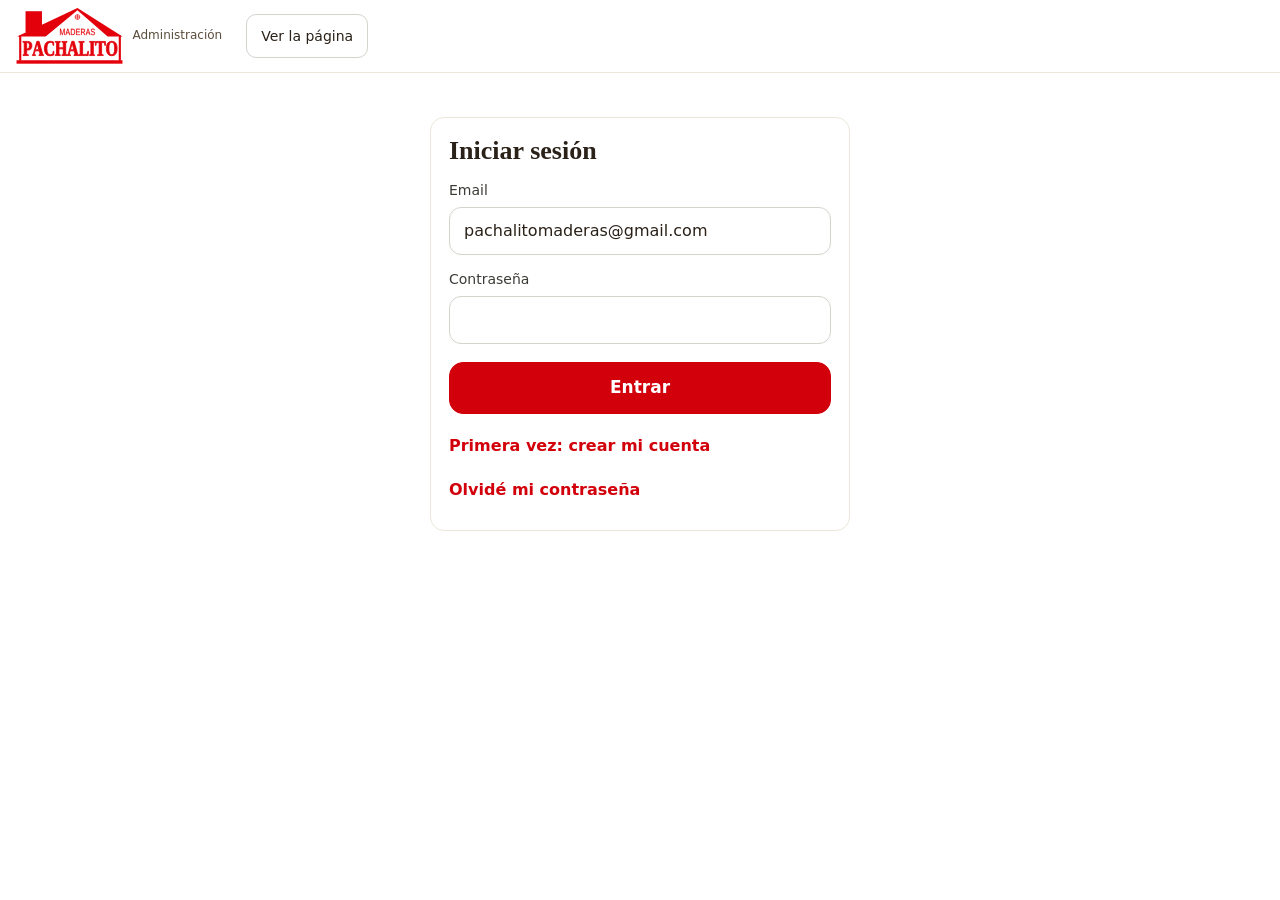
<file: admin.html>
<!doctype html>
<html lang="es">
<head>
<meta charset="utf-8">
<meta name="viewport" content="width=device-width, initial-scale=1">
<meta name="robots" content="noindex, nofollow">
<title>Administración · Maderas Pachalito</title>
<meta name="theme-color" content="#D2000A">
<link rel="icon" href="logo.svg" type="image/svg+xml">
<link rel="stylesheet" href="estilos.css?v=20261101b">
<style>
  .admin{padding:20px 0 60px}
  .admin .contenedor{max-width:980px}
  .tarjeta-admin{border:1px solid var(--linea);border-radius:var(--radio);padding:18px;margin-top:16px;background:#fff}
  .pestanas{display:flex;gap:6px;flex-wrap:wrap;margin-top:16px}
  .pestanas button{min-height:44px;padding:0 16px;border-radius:22px;border:1px solid #D6D3CD;background:#fff;cursor:pointer;font-size:15px}
  .pestanas button[aria-selected="true"]{background:var(--texto);border-color:var(--texto);color:#fff}
  .filtros{display:flex;flex-wrap:wrap;gap:10px 18px;align-items:center;margin-top:12px;font-size:15px}
  .filtros label{display:flex;align-items:center;gap:6px;min-height:40px}
  .filtros select{min-height:40px;border:1px solid #D6D3CD;border-radius:10px;padding:0 10px;background:#fff}
  .fila-admin{display:grid;grid-template-columns:56px minmax(0,1fr);gap:10px 12px;padding:12px 0;border-bottom:1px solid var(--linea);align-items:center}
  .fila-admin .mini{width:56px;height:56px;border-radius:10px;background:var(--arena2);object-fit:cover}
  .fila-admin .info{min-width:0}
  .fila-admin .info b{display:block;font-weight:500;line-height:1.3}
  .fila-admin .info small{color:var(--gris)}
  .fila-admin .controles{grid-column:1 / -1;display:flex;flex-wrap:wrap;gap:8px;align-items:center}
  @media (min-width:760px){
    .fila-admin{grid-template-columns:56px minmax(0,1fr) auto}
    .fila-admin .controles{grid-column:auto}
  }
  .precio-input{display:flex;align-items:center;gap:4px;border:1px solid #D6D3CD;border-radius:10px;padding:0 10px;height:44px;background:#fff}
  .precio-input input{width:100px;border:0;outline:none;font-size:16px;text-align:right;background:transparent}
  .interruptor{display:flex;align-items:center;gap:6px;min-height:44px;font-size:14px;cursor:pointer}
  .interruptor input{width:20px;height:20px;accent-color:var(--rojo)}
  .btn-chico{min-height:44px;padding:0 14px;border-radius:10px;border:1px solid #D6D3CD;background:#fff;cursor:pointer;font-size:14px}
  .btn-chico:hover{border-color:var(--texto)}
  .btn-peligro{color:#A80008;border-color:#E8B4B4}
  .estado{font-size:13px;min-width:70px}
  .estado.ok{color:#1E6B3A}.estado.error{color:#A80008}
  .editor{grid-column:1 / -1;background:var(--arena);border-radius:var(--radio);padding:16px;display:grid;gap:12px}
  .grilla-form{display:grid;gap:12px}
  @media (min-width:700px){.grilla-form{grid-template-columns:repeat(2,minmax(0,1fr))}}
  .grilla-form .ancho2{grid-column:1 / -1}
  .campo select{min-height:48px;padding:0 12px;border:1px solid #D6D3CD;border-radius:12px;font-size:16px;background:#fff}
  .fotos-editor{display:flex;flex-wrap:wrap;gap:16px;align-items:flex-start}
  .fotos-editor .caja{display:flex;flex-direction:column;gap:8px;width:220px}
  .fotos-editor img{width:220px;height:150px;object-fit:cover;border-radius:12px;background:var(--arena2)}
  .fotos-editor p{margin:0;font-size:13px;color:var(--suave)}
  .acciones-editor{display:flex;flex-wrap:wrap;gap:10px;justify-content:space-between}
  textarea.lista{width:100%;min-height:220px;font-family:ui-monospace,Menlo,Consolas,monospace;font-size:15px;padding:12px;border:1px solid #D6D3CD;border-radius:12px}
  .mensaje{padding:12px 14px;border-radius:12px;font-size:15px;margin-top:12px}
  .mensaje.ok{background:#E8F3EC;color:#1E5631}.mensaje.error{background:#FBEAEA;color:#8A0007}.mensaje.info{background:var(--arena);color:var(--suave)}
  .ayuda{font-size:14px;color:var(--suave);margin:6px 0 0}
</style>
<script src="config.js?v=20261101b"></script>
<script src="comun.js?v=20261101b" defer></script>
<script src="admin.js?v=20261108" defer></script>
</head>
<body>
<header class="encabezado">
  <div class="contenedor">
    <a class="marca" href="index.html" aria-label="Ir a la página pública">
      <img src="logo.svg" alt="" width="88" height="48">
      <span>Administración</span>
    </a>
    <div class="acciones">
      <a class="btn-chico" href="productos.html" target="_blank" rel="noopener" style="display:inline-flex;align-items:center;text-decoration:none">Ver la página</a>
      <button type="button" class="btn-chico" id="salir" hidden>Salir</button>
    </div>
  </div>
</header>

<main class="admin">
  <div class="contenedor">

    <!-- Inicio de sesión -->
    <section id="vista-login" hidden>
      <div class="tarjeta-admin" style="max-width:420px;margin:24px auto 0">
        <h1 style="font-size:26px" id="titulo-login">Iniciar sesión</h1>
        <form id="form-login">
          <div class="campo"><label for="email">Email</label><input id="email" type="email" autocomplete="username" required value="pachalitomaderas@gmail.com"></div>
          <div class="campo" id="campo-clave"><label for="clave">Contraseña</label><input id="clave" type="password" autocomplete="current-password" required></div>
          <div class="campo" id="campo-clave2" hidden><label for="clave2">Repetí la contraseña</label><input id="clave2" type="password" autocomplete="new-password"></div>
          <button type="submit" class="btn btn-principal btn-bloque" style="margin-top:18px" id="btn-login">Entrar</button>
        </form>
        <div id="msg-login" aria-live="polite"></div>
        <div style="display:flex;flex-direction:column;align-items:flex-start;margin-top:10px">
          <button type="button" class="enlace" data-modo="crear" style="border:0;background:none;padding:0;cursor:pointer">Primera vez: crear mi cuenta</button>
          <button type="button" class="enlace" data-modo="olvide" style="border:0;background:none;padding:0;cursor:pointer">Olvidé mi contraseña</button>
          <button type="button" class="enlace" data-modo="entrar" style="border:0;background:none;padding:0;cursor:pointer" hidden>Ya tengo cuenta: entrar</button>
        </div>
      </div>
    </section>

    <!-- Nueva contraseña (al volver del mail) -->
    <section id="vista-clave" hidden>
      <div class="tarjeta-admin" style="max-width:420px;margin:24px auto 0">
        <h1 style="font-size:26px">Elegí tu nueva contraseña</h1>
        <form id="form-clave">
          <div class="campo"><label for="nueva1">Nueva contraseña</label><input id="nueva1" type="password" autocomplete="new-password" required minlength="8"></div>
          <div class="campo"><label for="nueva2">Repetila</label><input id="nueva2" type="password" autocomplete="new-password" required minlength="8"></div>
          <button type="submit" class="btn btn-principal btn-bloque" style="margin-top:18px">Guardar y entrar</button>
        </form>
        <div id="msg-clave" aria-live="polite"></div>
      </div>
    </section>

    <!-- Panel -->
    <section id="vista-panel" hidden>
      <h1 style="font-size:28px">Productos</h1>
      <p class="ayuda" id="resumen"></p>
      <div class="pestanas" role="tablist">
        <button type="button" role="tab" aria-selected="true" data-pestana="buscar">Buscar y editar</button>
        <button type="button" role="tab" aria-selected="false" data-pestana="lista">Cambiar muchos precios</button>
        <button type="button" role="tab" aria-selected="false" data-pestana="fotos">Subir muchas fotos</button>
        <button type="button" role="tab" aria-selected="false" data-pestana="nuevo">Agregar producto</button>
      </div>

      <div data-panel="buscar">
        <div class="tarjeta-admin">
          <form class="buscador" id="form-buscar-admin" role="search" onsubmit="return false">
            <svg width="18" height="18" viewBox="0 0 24 24" fill="none" stroke="#5E5B55" stroke-width="2" stroke-linecap="round" aria-hidden="true"><circle cx="11" cy="11" r="7"/><path d="M20 20l-3.5-3.5"/></svg>
            <label for="buscar-admin" class="oculto">Buscar por código o nombre</label>
            <input id="buscar-admin" type="search" placeholder="Código o nombre: E2X4, cabio 2x4, machimbre…" autocomplete="off">
          </form>
          <div class="filtros">
            <label for="filtro-cat">Categoría
              <select id="filtro-cat"><option value="">Todas</option></select>
            </label>
            <label><input type="checkbox" id="filtro-sinprecio"> Solo sin precio</label>
            <label><input type="checkbox" id="filtro-oculto"> Solo ocultos</label>
            <label><input type="checkbox" id="filtro-consultar"> Solo precio a consultar</label>
          </div>
          <div id="lista-admin" aria-live="polite"></div>
        </div>
      </div>

      <div data-panel="lista" hidden>
        <div class="tarjeta-admin">
          <h2 style="font-size:22px">Cambiar muchos precios de una vez</h2>
          <p class="ayuda">Pegá una lista con un producto por línea: el <b>código</b> y el <b>precio</b>. Podés copiar dos columnas directo desde tu Excel.</p>
          <label for="texto-lista" class="oculto">Lista de códigos y precios</label>
          <textarea id="texto-lista" class="lista" placeholder="E2X4X3.06	7950&#10;E2X4X3.36	8700&#10;MA4	7500"></textarea>
          <div style="display:flex;flex-wrap:wrap;gap:10px;margin-top:12px">
            <button type="button" class="btn btn-secundario" id="revisar-lista">Revisar</button>
            <button type="button" class="btn btn-principal" id="aplicar-lista" disabled>Guardar precios</button>
          </div>
          <div id="msg-lista" aria-live="polite"></div>
        </div>
      </div>

      <div data-panel="fotos" hidden>
        <div class="tarjeta-admin">
          <h2 style="font-size:22px">Subir muchas fotos de una vez</h2>
          <p class="ayuda">Poné a cada foto de nombre el <b>código del producto</b> (por ejemplo <b>MA3.jpg</b> o <b>E2X4X3.06.jpg</b>) y elegilas todas juntas. Si el código tiene una barra <b>/</b>, poné un guion <b>-</b> en su lugar (FG18III/IV → <b>FG18III-IV.jpg</b>). Antes de subir te mostramos a qué producto va cada una.</p>
          <label style="display:flex;align-items:flex-start;gap:8px;margin-top:12px;font-size:15px"><input type="checkbox" id="fotos-grupo" style="margin-top:4px"> <span>Usar cada foto para <b>todas las medidas</b> de ese producto (foto del grupo). Si no lo tildás, la foto va solo al código del nombre.</span></label>
          <div style="display:flex;flex-wrap:wrap;gap:10px;margin-top:14px">
            <label class="btn btn-secundario" style="cursor:pointer">Elegir fotos<input type="file" id="elegir-fotos" accept="image/*" multiple class="oculto"></label>
            <button type="button" class="btn btn-principal" id="subir-fotos" disabled>Subir fotos</button>
          </div>
          <div id="msg-fotos" aria-live="polite"></div>
        </div>
      </div>

      <div data-panel="nuevo" hidden>
        <div class="tarjeta-admin">
          <h2 style="font-size:22px">Agregar producto</h2>
          <p class="ayuda">Si es una medida nueva de un producto que ya existe, conviene buscar uno parecido y tocar <b>Duplicar</b>: se copian todos los datos y solo cambiás lo distinto.</p>
          <div id="form-nuevo-cont"></div>
        </div>
      </div>
    </section>

    <p class="cargando" id="vista-cargando">Cargando…</p>
  </div>
</main>
</body>
</html>
</file>
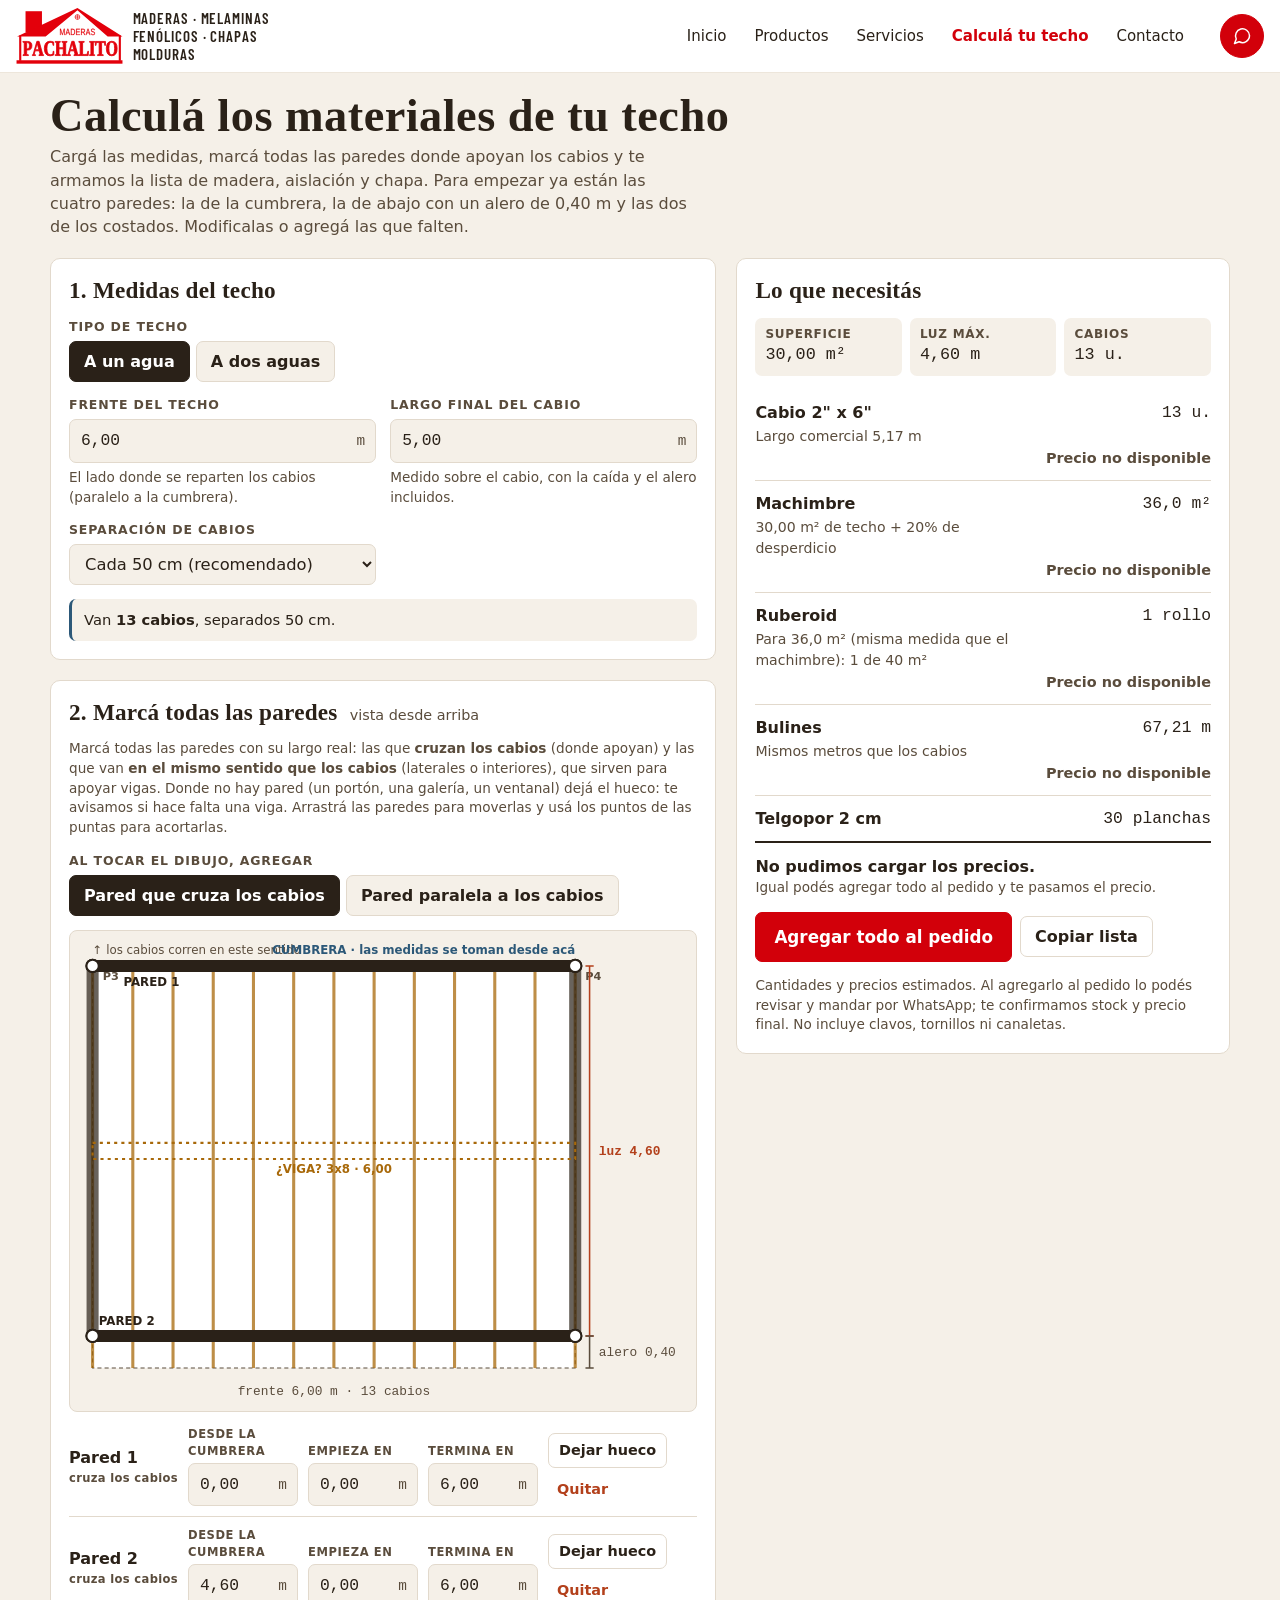
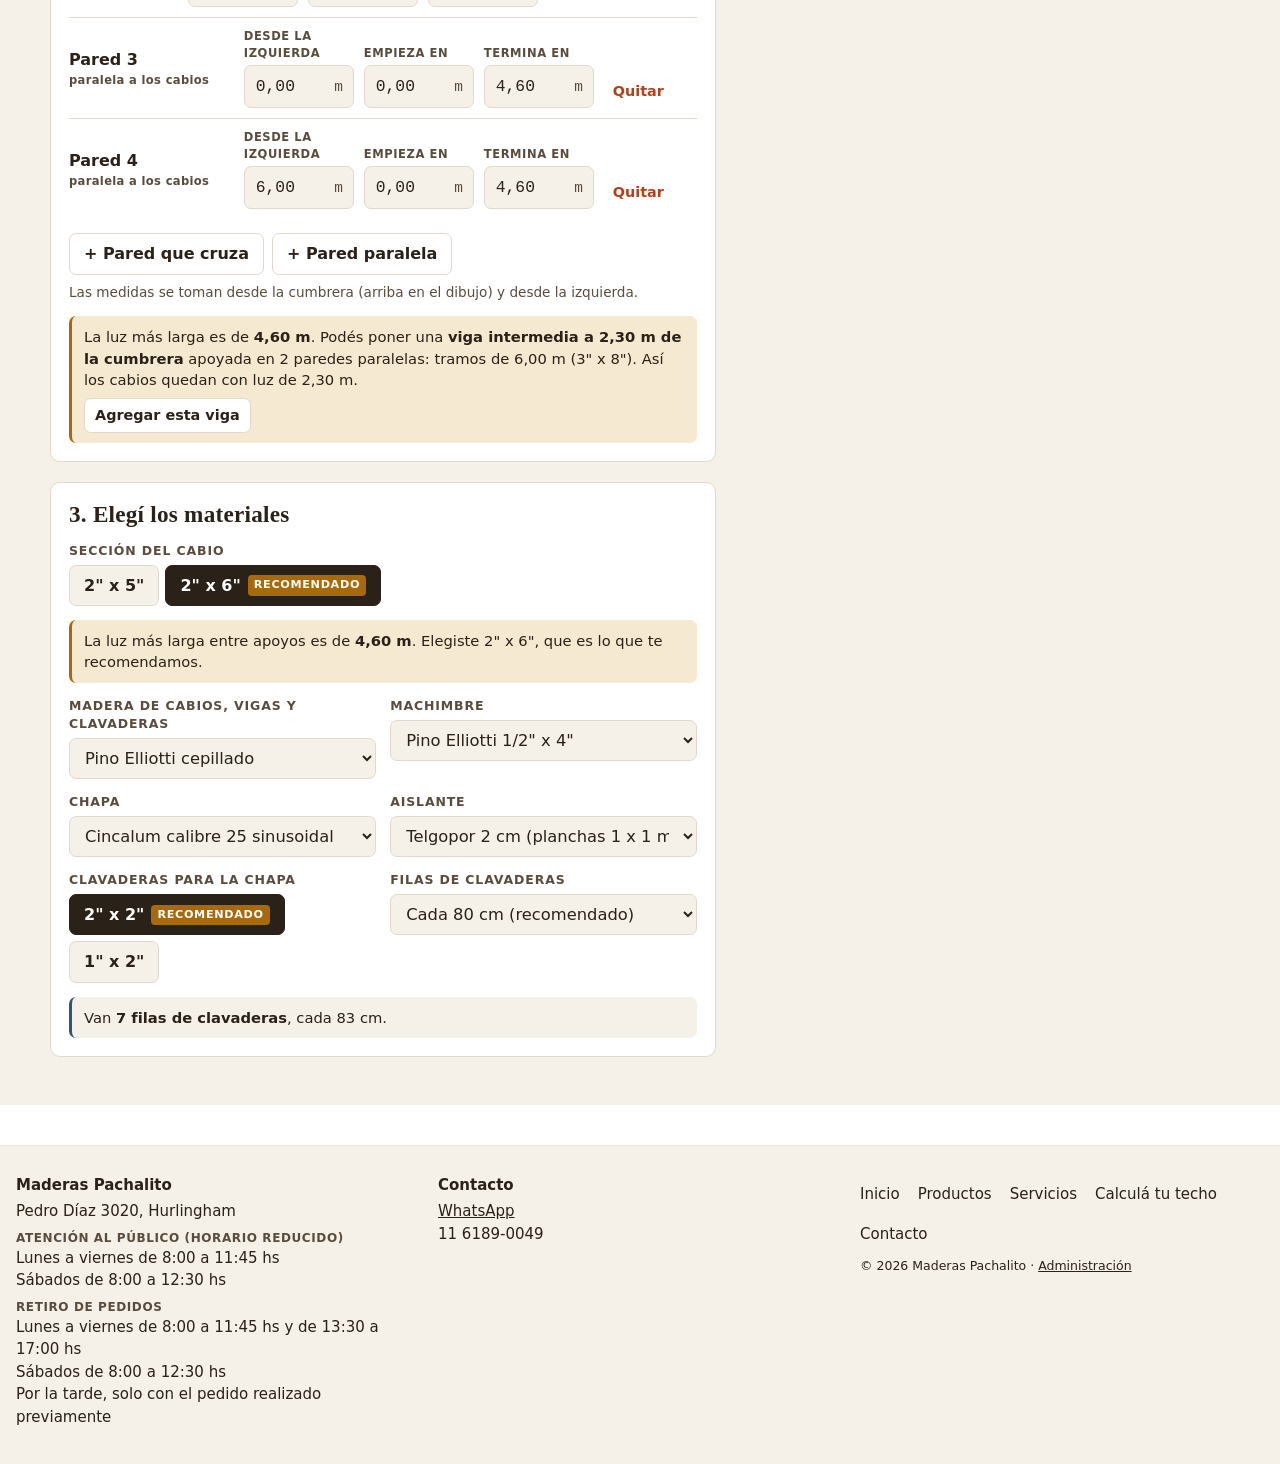
<file: calculadora.html>
<!doctype html>
<html lang="es">
<head>
<meta charset="utf-8">
<meta name="viewport" content="width=device-width, initial-scale=1">
<title>Calculá tu techo · Maderas Pachalito</title>
<meta name="description" content="Calculá los materiales y el precio de tu techo de madera: cabios, vigas, machimbre, aislación y chapa.">
<meta name="theme-color" content="#D2000A">
<link rel="icon" href="logo.svg" type="image/svg+xml">
<link rel="preconnect" href="https://fonts.googleapis.com">
<link rel="preconnect" href="https://fonts.gstatic.com" crossorigin>
<link rel="stylesheet" href="https://fonts.googleapis.com/css2?family=Barlow+Condensed:wght@600&display=swap">
<link rel="stylesheet" href="estilos.css?v=20261123b">
<script src="config.js?v=20261123b"></script>
<script src="comun.js?v=20261123b" defer></script>
<style>
.calc{
  --bg:#F5F0E8; --surface:#ffffff; --ink:#2A2118; --muted:#5A4C3C; --line:#E2D9CC;
  --pine:#a8690a; --pine-soft:#f6e9d2; --plan:#2c5878; --warn:#b3401b; --warn-soft:#fbe6dd; --ok:#2f7a4a;
  --f-display:var(--serif); --f-body:var(--sans); --f-mono:ui-monospace,Menlo,Consolas,monospace;
}
.calc{margin:0}
.calc{background:var(--bg);color:var(--ink);font-family:var(--f-body);font-size:16px;line-height:1.45;
  padding-left:max(16px,env(safe-area-inset-left,0px));padding-right:max(16px,env(safe-area-inset-right,0px));padding-block:20px 48px}
.calc .wrap{max-width:1180px;margin:0 auto;display:flex;flex-direction:column;gap:20px}
.calc header h1{font-family:var(--f-display);font-weight:700;font-size:clamp(2rem,5vw,2.9rem);line-height:1;margin:0;letter-spacing:.01em;text-wrap:balance}
.calc header p{margin:6px 0 0;color:var(--muted);max-width:64ch}
.calc .grid{display:grid;grid-template-columns:minmax(0,1.35fr) minmax(0,1fr);gap:20px;align-items:start}
@media (max-width:880px){.calc .grid{grid-template-columns:1fr}}
.calc .col{display:flex;flex-direction:column;gap:20px;min-width:0}
.calc .panel{background:var(--surface);border:1px solid var(--line);border-radius:10px;padding:18px;display:flex;flex-direction:column;gap:14px;min-width:0}
.calc .panel h2{font-family:var(--f-display);font-weight:700;font-size:1.45rem;margin:0;letter-spacing:.01em}
.calc .panel h2 small{font-family:var(--f-body);font-weight:400;font-size:.9rem;color:var(--muted);margin-left:6px;letter-spacing:0}
.calc .label{font-size:.78rem;text-transform:uppercase;letter-spacing:.07em;color:var(--muted);font-weight:700}
.calc .fields{display:grid;grid-template-columns:repeat(2,minmax(0,1fr));gap:14px}
@media (max-width:520px){.calc .fields{grid-template-columns:1fr}}
.calc .field{display:flex;flex-direction:column;gap:5px;min-width:0}
.calc .field .hint{font-size:.85rem;color:var(--muted)}
.calc input[type=text],.calc select{font:inherit;font-family:var(--f-mono);font-size:1.02rem;padding:9px 11px;border:1px solid var(--line);border-radius:7px;background:var(--bg);color:var(--ink);width:100%}
.calc select{font-family:var(--f-body)}
.calc input:focus-visible,.calc select:focus-visible,.calc button:focus-visible{outline:2px solid var(--pine);outline-offset:2px}
.calc .unit{position:relative}
.calc .unit input{padding-right:34px}
.calc .unit span{position:absolute;right:11px;top:50%;transform:translateY(-50%);color:var(--muted);font-family:var(--f-mono);font-size:.9rem;pointer-events:none}
.calc .seg{display:flex;flex-wrap:wrap;gap:6px}
.calc .seg button{font:inherit;font-weight:600;padding:8px 14px;border-radius:7px;border:1px solid var(--line);background:var(--bg);color:var(--ink);cursor:pointer;display:flex;align-items:center;gap:7px}
.calc .seg button[aria-pressed=true]{background:var(--ink);color:var(--surface);border-color:var(--ink)}
.calc .badge{font-size:.7rem;text-transform:uppercase;letter-spacing:.06em;font-weight:700;padding:2px 6px;border-radius:4px;background:var(--pine-soft);color:var(--pine)}
.calc .seg button[aria-pressed=true] .badge{background:var(--pine);color:var(--surface)}
.calc .note{font-size:.92rem;padding:10px 12px;border-radius:7px;background:var(--bg);border-left:3px solid var(--plan)}
.calc .note.warn{background:var(--warn-soft);border-left-color:var(--warn)}
.calc .note.sug{background:var(--pine-soft);border-left-color:var(--pine)}
.calc .notes{display:flex;flex-direction:column;gap:8px}
.calc .notes:empty{display:none}
.calc .plan-box{overflow-x:auto;border-radius:8px;background:var(--bg);border:1px solid var(--line)}
.calc #plan{display:block;width:100%;height:auto;max-height:560px;min-width:320px;user-select:none;-webkit-user-select:none}
.calc #plan .hit{touch-action:none;cursor:ns-resize}
.calc #plan .hx,.calc #plan .hv{touch-action:none;cursor:ew-resize}
.calc #plan .hy{touch-action:none;cursor:ns-resize}
.calc .wall.viga .name{color:var(--plan)}
.calc .wall.vrow{grid-template-columns:auto minmax(84px,110px) auto}
@media (max-width:560px){.calc .wall.vrow{grid-template-columns:repeat(3,minmax(0,1fr))}}
.calc .wall .tag{display:block;font-size:.72rem;font-weight:600;color:var(--muted);letter-spacing:.03em}
.calc .walls{display:flex;flex-direction:column;gap:10px}
.calc .wall{display:grid;grid-template-columns:auto repeat(3,minmax(84px,110px)) auto;gap:8px 10px;align-items:end;padding-bottom:10px;border-bottom:1px solid var(--line)}
.calc .wall:last-child{border-bottom:0}
.calc .wall .name{font-weight:700;align-self:center;min-width:62px}
.calc .wall .mini{display:flex;flex-direction:column;gap:3px;min-width:0}
.calc .wall .mini span.l{font-size:.72rem;color:var(--muted);text-transform:uppercase;letter-spacing:.05em;font-weight:700}
.calc .wall .acts{display:flex;gap:4px;flex-wrap:wrap}
.calc .wall.fixedrow{grid-template-columns:auto 1fr}
.calc .wall .fixed{font-family:var(--f-mono);color:var(--muted);font-size:.92rem}
@media (max-width:560px){.calc .wall{grid-template-columns:repeat(3,minmax(0,1fr))}
.calc .wall .name{grid-column:1/-1}
.calc .wall .acts{grid-column:1/-1}}
.calc .btn{font:inherit;font-weight:600;padding:8px 14px;border-radius:7px;border:1px solid var(--line);background:var(--surface);color:var(--ink);cursor:pointer}
.calc .btn.primary{background:var(--pine);border-color:var(--pine);color:#fff}
.calc .btn.small{padding:6px 10px;font-size:.9rem}
.calc .btn.ghost{border-color:transparent;color:var(--warn);padding:6px 8px;font-size:.9rem}
.calc .row-actions{display:flex;gap:8px;flex-wrap:wrap;align-items:center}
.calc .sticky{position:sticky;top:calc(env(safe-area-inset-top,0px) + 12px)}
@media (max-width:880px){.calc .sticky{position:static}}
.calc .stats{display:grid;grid-template-columns:repeat(3,minmax(0,1fr));gap:8px}
.calc .stat{background:var(--bg);border-radius:7px;padding:8px 10px;min-width:0}
.calc .stat .v{font-family:var(--f-mono);font-size:1.05rem;font-variant-numeric:tabular-nums}
.calc .stat .k{font-size:.75rem;color:var(--muted);text-transform:uppercase;letter-spacing:.06em;font-weight:700}
.calc .list{display:flex;flex-direction:column}
.calc .item{display:grid;grid-template-columns:minmax(0,1fr) auto;gap:2px 12px;padding:11px 0;border-top:1px solid var(--line)}
.calc .item:first-child{border-top:0}
.calc .item .n{font-weight:700}
.calc .item .d{grid-column:1;font-size:.88rem;color:var(--muted)}
.calc .item .q{grid-row:1/span 2;grid-column:2;font-family:var(--f-mono);font-variant-numeric:tabular-nums;text-align:right;font-size:1.02rem;white-space:nowrap}
.calc .item .q small{display:block;font-size:.78rem;color:var(--muted)}
.calc .item.alert .n{color:var(--warn)}
.calc .item.alert .q{color:var(--warn)}
.calc .foot{font-size:.85rem;color:var(--muted)}
.calc .toast{font-size:.88rem;color:var(--ok);font-weight:600}
@media (prefers-reduced-motion:no-preference){.calc .seg button,.calc .btn{transition:background .15s,border-color .15s}}
/* Ajustes para convivir con el sitio */
.calc{padding:20px 16px 48px!important;background:var(--bg)}
.calc .btn{min-height:0;display:inline-flex;align-items:center;justify-content:center;gap:6px;border-radius:7px;font-size:inherit}
.calc .btn.primary{background:var(--rojo);border-color:var(--rojo)}
.calc .btn.primary:hover{background:var(--rojo-osc)}
.calc .btn.big{padding:12px 18px;font-size:1.05rem}
.calc .sticky{top:88px;max-height:calc(100vh - 104px)}
.calc .sticky .list{overflow:auto;min-height:0;flex:1 1 auto;margin-right:-8px;padding-right:8px}
@media (max-width:880px){.calc .sticky{max-height:none}.calc .sticky .list{overflow:visible}}
.calc .item .p{grid-column:2;text-align:right;font-weight:700;white-space:nowrap;font-variant-numeric:tabular-nums}
.calc .item .p.cons{font-weight:600;color:var(--muted);font-size:.9rem}
.calc .item .d{grid-row:2}
.calc .total{display:flex;justify-content:space-between;align-items:baseline;gap:12px;border-top:2px solid var(--ink);padding-top:12px}
.calc .total b{font-size:1.5rem;font-variant-numeric:tabular-nums}
.calc .total span{font-weight:700}
.calc .total small{display:block;font-weight:400;color:var(--muted);font-size:.85rem}

</style>
</head>
<body>
<header class="encabezado">
  <div class="contenedor">
    <a class="marca" href="index.html" aria-label="Maderas Pachalito, inicio">
      <img src="logo.svg" alt="" width="88" height="48">
      <span class="marca-txt">Maderas · Melaminas<br>Fenólicos · Chapas<br>Molduras</span>
    </a>
    <nav class="nav-pc" aria-label="Principal">
      <a href="index.html">Inicio</a>
      <a href="productos.html">Productos</a>
      <a href="servicios.html">Servicios</a>
      <a href="calculadora.html" aria-current="page">Calculá tu techo</a>
      <a href="contacto.html">Contacto</a>
    </nav>
    <div class="acciones">
      <a class="btn-redondo rojo" data-whatsapp href="#" aria-label="Escribinos por WhatsApp">
        <svg width="20" height="20" viewBox="0 0 24 24" fill="none" stroke="#fff" stroke-width="1.8" stroke-linecap="round" stroke-linejoin="round" aria-hidden="true"><path d="M21 11.5a8.4 8.4 0 0 1-12.4 7.4L3 21l2.1-5.4A8.4 8.4 0 1 1 21 11.5z"/></svg>
      </a>
      <details class="menu-movil">
        <summary class="btn-redondo" aria-label="Abrir menú">
          <svg width="20" height="20" viewBox="0 0 24 24" fill="none" stroke="#2A2118" stroke-width="2" stroke-linecap="round" aria-hidden="true"><path d="M4 7h16M4 12h16M4 17h16"/></svg>
        </summary>
        <nav aria-label="Menú">
          <a href="index.html">Inicio</a>
          <a href="productos.html">Productos y precios</a>
          <a href="productos.html#pedido">Mi pedido (<span data-globo>0</span>)</a>
          <a href="servicios.html">Servicios</a>
          <a href="calculadora.html" aria-current="page">Calculá tu techo</a>
          <a href="contacto.html">Contacto</a>
        </nav>
      </details>
    </div>
  </div>
</header>

<main class="calc">
<div class="wrap">
  <header>
    <h1>Calculá los materiales de tu techo</h1>
    <p>Cargá las medidas, marcá todas las paredes donde apoyan los cabios y te armamos la lista de madera, aislación y chapa. Para empezar ya están las cuatro paredes: la de la cumbrera, la de abajo con un alero de 0,40 m y las dos de los costados. Modificalas o agregá las que falten.</p>
  </header>

  <div class="grid">
    <div class="col">
      <section class="panel" aria-labelledby="t1">
        <h2 id="t1">1. Medidas del techo</h2>
        <div class="field">
          <span class="label">Tipo de techo</span>
          <div class="seg" id="tipo">
            <button type="button" data-v="1">A un agua</button>
            <button type="button" data-v="2">A dos aguas</button>
          </div>
        </div>
        <div class="fields">
          <div class="field">
            <label class="label" for="frente">Frente del techo</label>
            <div class="unit"><input type="text" id="frente" inputmode="decimal"><span>m</span></div>
            <span class="hint">El lado donde se reparten los cabios (paralelo a la cumbrera).</span>
          </div>
          <div class="field">
            <label class="label" for="largo">Largo final del cabio</label>
            <div class="unit"><input type="text" id="largo" inputmode="decimal"><span>m</span></div>
            <span class="hint" id="largoHint"></span>
          </div>
          <div class="field">
            <label class="label" for="sep">Separación de cabios</label>
            <select id="sep">
              <option value="0.50">Cada 50 cm (recomendado)</option>
              <option value="0.55">Cada 55 cm</option>
              <option value="0.60">Cada 60 cm (máximo)</option>
              <option value="manual">Elijo la cantidad</option>
            </select>
          </div>
          <div class="field" id="cantField" hidden>
            <label class="label" for="cant">Cabios por agua</label>
            <input type="text" id="cant" inputmode="numeric">
          </div>
        </div>
        <div class="notes" id="sepNote"></div>
      </section>

      <section class="panel" aria-labelledby="t2">
        <h2 id="t2">2. Marcá todas las paredes <small>vista desde arriba</small></h2>
        <p class="foot" style="margin:0">Marcá todas las paredes con su largo real: las que <b>cruzan los cabios</b> (donde apoyan) y las que van <b>en el mismo sentido que los cabios</b> (laterales o interiores), que sirven para apoyar vigas. Donde no hay pared (un portón, una galería, un ventanal) dejá el hueco: te avisamos si hace falta una viga. Arrastrá las paredes para moverlas y usá los puntos de las puntas para acortarlas.</p>
        <div class="field">
          <span class="label">Al tocar el dibujo, agregar</span>
          <div class="seg" id="modo">
            <button type="button" data-v="h">Pared que cruza los cabios</button>
            <button type="button" data-v="v">Pared paralela a los cabios</button>
          </div>
        </div>
        <div class="plan-box"><svg id="plan" role="img" aria-label="Plano del techo con cabios, paredes y vigas"></svg></div>
        <div class="walls" id="walls"></div>
        <div class="row-actions">
          <button type="button" class="btn" id="addWall">+ Pared que cruza</button>
          <button type="button" class="btn" id="addWallV">+ Pared paralela</button>
          <span class="foot">Las medidas se toman desde la cumbrera (arriba en el dibujo) y desde la izquierda.</span>
        </div>
        <div class="notes" id="apoyoNote"></div>
      </section>

      <section class="panel" aria-labelledby="t3">
        <h2 id="t3">3. Elegí los materiales</h2>
        <div class="field">
          <span class="label">Sección del cabio</span>
          <div class="seg" id="seccion">
            <button type="button" data-v="2x5"></button>
            <button type="button" data-v="2x6"></button>
          </div>
        </div>
        <div class="notes" id="secNote"></div>
        <div class="fields">
          <div class="field">
            <label class="label" for="madera">Madera de cabios, vigas y clavaderas</label>
            <select id="madera">
              <option value="E">Pino Elliotti cepillado</option>
              <option value="EB">Pino Elliotti bruto</option>
              <option value="P">Pino Paraná cepillado</option>
              <option value="PB">Pino Paraná bruto</option>
            </select>
          </div>
          <div class="field">
            <label class="label" for="mach">Machimbre</label>
            <select id="mach">
              <option value="MA3">Pino Elliotti 1/2" x 3"</option>
              <option value="MA4">Pino Elliotti 1/2" x 4"</option>
              <option value="MA5">Pino Elliotti 1/2" x 5"</option>
              <option value="MA6">Pino Elliotti 1/2" x 6"</option>
              <option value="MA1X5">Pino Elliotti 1" x 5"</option>
            </select>
          </div>
          <div class="field">
            <label class="label" for="chapa">Chapa</label>
            <select id="chapa">
              <option value="C25S">Cincalum calibre 25 sinusoidal</option>
              <option value="C25T">Cincalum calibre 25 trapezoidal</option>
              <option value="C27S">Cincalum calibre 27 sinusoidal</option>
              <option value="C27T">Cincalum calibre 27 trapezoidal</option>
              <option value="G27S">Galvanizada calibre 27 sinusoidal</option>
              <option value="CN25S">Cincalum 25 sinusoidal color negra</option>
              <option value="CN25T">Cincalum 25 trapezoidal color negra</option>
              <option value="CC25S">Cincalum 25 sinusoidal color</option>
              <option value="CC25T">Cincalum 25 trapezoidal color</option>
            </select>
          </div>
          <div class="field">
            <label class="label" for="ais">Aislante</label>
            <select id="ais">
              <option value="tg2">Telgopor 2 cm (planchas 1 x 1 m)</option>
              <option value="tg4">Telgopor 4 cm (planchas 1 x 1 m)</option>
              <option value="esp5">Espuma 5 mm (rollos de 10 y 20 m²)</option>
              <option value="esp10">Espuma 10 mm (rollos de 10 y 20 m²)</option>
              <option value="burb">Burbuja (rollos de 15 y 30 m²)</option>
              <option value="lana">Lana de vidrio (rollos de 21,60 m²)</option>
            </select>
          </div>
          <div class="field">
            <span class="label">Clavaderas para la chapa</span>
            <div class="seg" id="clav">
              <button type="button" data-v="2x2">2" x 2" <span class="badge">Recomendado</span></button>
              <button type="button" data-v="1x2">1" x 2"</button>
            </div>
          </div>
          <div class="field">
            <label class="label" for="clavModo">Filas de clavaderas</label>
            <select id="clavModo">
              <option value="auto">Cada 80 cm (recomendado)</option>
              <option value="manual">Elijo la cantidad</option>
            </select>
          </div>
          <div class="field" id="clavField" hidden>
            <label class="label" for="clavFilas">Filas por agua</label>
            <input type="text" id="clavFilas" inputmode="numeric">
          </div>
        </div>
        <div class="notes" id="clavNote"></div>
      </section>
    </div>

    <div class="col">
      <section class="panel sticky" aria-labelledby="t4">
        <h2 id="t4">Lo que necesitás</h2>
        <div class="stats" id="stats"></div>
        <div class="list" id="list"></div>
        <div class="total" id="total"></div>
        <div class="row-actions">
          <button type="button" class="btn primary big" id="alPedido">Agregar todo al pedido</button>
          <button type="button" class="btn" id="copy">Copiar lista</button>
          <span class="toast" id="toast" aria-live="polite"></span>
        </div>
        <p class="foot" style="margin:0">Cantidades y precios estimados. Al agregarlo al pedido lo podés revisar y mandar por WhatsApp; te confirmamos stock y precio final. No incluye clavos, tornillos ni canaletas.</p>
      </section>
    </div>
  </div>
</div>
</main>

<footer class="pie">
  <div class="contenedor">
    <div><b>Maderas Pachalito</b><span data-dato="direccion"></span><span class="pie-titulo">Atención al público (horario reducido)</span><span data-dato="horarios"></span><span data-si-retiro><span class="pie-titulo">Retiro de pedidos</span><span data-dato="retiro"></span></span></div>
    <div><b>Contacto</b><a data-whatsapp href="#">WhatsApp</a><br><span data-dato="telefono"></span></div>
    <div>
      <nav aria-label="Pie de página"><a href="index.html">Inicio</a><a href="productos.html">Productos</a><a href="servicios.html">Servicios</a><a href="calculadora.html">Calculá tu techo</a><a href="contacto.html">Contacto</a></nav>
      <small>© <span data-anio></span> Maderas Pachalito · <a href="admin.html" rel="nofollow" style="color:inherit">Administración</a></small>
    </div>
  </div>
</footer>
<script>
/* ===== Datos del corralón ===== */
const LARGOS_2X5=[1.53,1.83,2.15,2.45,2.75,3.06,3.36,3.66,3.96,4.27,4.57,4.87,5.17,5.47];
const LARGOS_2X6=[...LARGOS_2X5,6.12];          // 6,12 solo en 2x6
const LARGOS_VIGA=LARGOS_2X6;                    // 3x6 y 3x8: de 1,53 a 6,12
const C={
  sepMax:0.60,          // cabios: no más de 60 cm
  luz2x6:3.96,          // desde esta luz se sugiere 2x6
  vigaGrande:2.15,      // desde este tramo la viga va de 3x8 (menos: 3x6)
  clavSep:0.80,         // clavaderas: una al principio y cada 80 cm
  clavResto:0.50,       // si sobra menos de esto, se reparte; si no, una fila más
  clavAviso:0.90,       // aviso suave si quedan más separadas
  chapaTotal:1.10, chapaUtil:1.00,
  despMach:20,          // % desperdicio machimbre (el ruberoid usa estos m²)
  rollosRub:[40,20,10], // ruberoid, no se fracciona
  solapeAis:10          // % solape espuma y burbuja
};
const AISL={
  tg2:{n:"Telgopor 2 cm",plancha:true},
  tg4:{n:"Telgopor 4 cm",plancha:true},
  esp5:{n:"Espuma 5 mm",rollos:[20,10],solape:true},
  esp10:{n:"Espuma 10 mm",rollos:[20,10],solape:true},
  burb:{n:"Burbuja",rollos:[30,15],solape:true},
  lana:{n:"Lana de vidrio",util:20,trae:21.6}
};

/* ===== Estado (ejemplo inicial) ===== */
/* Paredes: sin dir = cruza los cabios {y,x1,x2}; dir:"v" = paralela a los cabios {x,y1,y2} */
const S={tipo:1,frente:6,largo:5,sep:"0.50",cant:13,sec:null,clav:"2x2",clavModo:"auto",clavFilas:7,ais:"tg2",modo:"h",madera:"E",mach:"MA4",chapa:"C25S",
  paredes:[{y:5.00,x1:0,x2:6},{y:0.40,x1:0,x2:6},{dir:"v",x:0,y1:0.40,y2:5.00},{dir:"v",x:6,y1:0.40,y2:5.00}],
  vigasExtra:[]};

const $=id=>document.getElementById(id);
/* Las medidas se muestran desde arriba (la cumbrera); por dentro se guardan desde abajo */
const dA=y=>Math.max(0,Math.round((fondo()-y)*100)/100);
const REF=()=>S.tipo===1?"de la cumbrera":"del borde de arriba";
const LBL=()=>S.tipo===1?"Desde la cumbrera":"Desde arriba";
const EPS=1e-6;
const num=v=>{const n=parseFloat(String(v).replace(",","."));return isFinite(n)?n:NaN};
const f=(n,d=2)=>n.toLocaleString("es-AR",{minimumFractionDigits:d,maximumFractionDigits:d});
const r2=v=>Math.round(v*100)/100;
const r5=v=>Math.round(v*20)/20;
const fondo=()=>S.tipo===2?S.largo*2:S.largo;
const pulg=s=>s.replace("x","\" x ")+'"';
const esV=p=>p.dir==="v";
const hW=()=>S.paredes.filter(p=>!esV(p));
const vW=()=>S.paredes.filter(esV);

/* Piezas comerciales para cubrir un largo (1, 2 o 3 piezas, el menor total) */
function piezas(L,lista){
  for(const l of lista) if(l>=L-EPS) return [l];
  let best=null;
  const consider=p=>{const s=p.reduce((a,b)=>a+b,0);if(s<L-EPS)return;const d=Math.max(...p)-Math.min(...p);
    if(!best||s<best.s-EPS||(Math.abs(s-best.s)<EPS&&(p.length<best.p.length||d<best.d)))best={s,d,p}};
  for(const a of lista)for(const b of lista)if(b<=a)consider([a,b]);
  if(!best)for(const a of lista)for(const b of lista)for(const c of lista)if(b<=a&&c<=b)consider([a,b,c]);
  return best?best.p:null;
}
/* Rollos enteros: lo que menos sobre, y con menos rollos */
function rollos(need,sizes){
  const sz=[...sizes].sort((a,b)=>b-a),big=sz[0];let best=null;
  const rec=(i,acc,total,cnt)=>{
    if(i===sz.length){if(total<need-EPS)return;const ex=total-need;
      if(!best||ex<best.ex-EPS||(Math.abs(ex-best.ex)<EPS&&cnt<best.cnt))best={ex,cnt,acc:[...acc],total};return}
    const max=i===0?Math.ceil(need/big)+1:Math.ceil(big/sz[i]);
    for(let k=0;k<=max;k++){acc.push(k);rec(i+1,acc,total+k*sz[i],cnt+k);acc.pop()}};
  rec(0,[],0,0);
  const partes=sz.map((s,i)=>({s,k:best.acc[i]})).filter(p=>p.k>0);
  return {partes,total:best.total,cnt:best.cnt};
}
const txtRollos=r=>r.partes.map(p=>`${p.k} de ${f(p.s,0)} m²`).join(" + ");

function cabios(){
  let n;
  if(S.sep==="manual")n=Math.max(2,Math.round(S.cant)||2);
  else n=Math.ceil(S.frente/parseFloat(S.sep)-EPS)+1;
  const sep=S.frente/(n-1);
  return {n,sep,xs:Array.from({length:n},(_,i)=>i===n-1?S.frente:i*sep)};
}

/* ===== Análisis de apoyos ===== */
function lineas(){
  const ls=[];
  [...hW()].sort((a,b)=>a.y-b.y).forEach(p=>{
    let l=ls.find(l=>Math.abs(l.y-p.y)<0.03);
    if(!l){l={y:p.y,segs:[]};ls.push(l)}
    l.segs.push([Math.min(p.x1,p.x2),Math.max(p.x1,p.x2)]);
  });
  return ls;
}
function huecos(segs,F){
  const s=[...segs].sort((a,b)=>a[0]-b[0]);const g=[];let cur=0;
  for(const [a,b] of s){if(a>cur+0.05)g.push([cur,a]);cur=Math.max(cur,b)}
  if(F>cur+0.05)g.push([cur,F]);return g;
}
/* Paredes paralelas que pasan por la altura y: ahí puede apoyar una viga */
function apoyosEn(y){
  return [...new Set(vW().filter(p=>y>=Math.min(p.y1,p.y2)-0.03&&y<=Math.max(p.y1,p.y2)+0.03).map(p=>r2(p.x)))].sort((a,b)=>a-b);
}
/* Arma una viga de g1 a g2 a la altura y: tramos entre apoyos y columnas que faltan */
const VOLADO_VIGA=0.60;
function armarViga(v){
  const F=S.frente,xs=apoyosEn(v.y);
  const interior=x=>x>0.05&&x<F-0.05;     // la punta toca el final de una pared que cruza
  const P=xs.filter(x=>x>v.g1-0.01&&x<v.g2+0.01);
  const pts=[...P];
  let cols=0;const colsX=[];
  // punta izquierda
  if(interior(v.g1)&&!v.extra)pts.push(v.g1);
  else if(!P.some(x=>x-v.g1<=VOLADO_VIGA+EPS)){pts.push(v.g1);cols++;colsX.push(v.g1)}
  // punta derecha
  if(interior(v.g2)&&!v.extra)pts.push(v.g2);
  else if(!P.some(x=>v.g2-x<=VOLADO_VIGA+EPS)){pts.push(v.g2);cols++;colsX.push(v.g2)}
  const ps=[...new Set(pts.map(r2))].sort((a,b)=>a-b);
  const tramos=[];
  for(let i=1;i<ps.length;i++){
    const L=ps[i]-ps[i-1];if(L<0.05)continue;
    let largo=L;if(i===1)largo+=ps[0]-v.g1;if(i===ps.length-1)largo+=v.g2-ps[ps.length-1];
    const sec=L>=C.vigaGrande-EPS?"3x8":"3x6";
    const pieza=largo<=LARGOS_VIGA[LARGOS_VIGA.length-1]+EPS?LARGOS_VIGA.find(l=>l>=largo-EPS):null;
    tramos.push({a:ps[i-1],b:ps[i],L,largo,sec,pieza});
  }
  if(!tramos.length){const L=v.g2-v.g1;tramos.push({a:v.g1,b:v.g2,L,largo:L,sec:"3x6",pieza:LARGOS_VIGA.find(l=>l>=L-EPS)})}
  return {...v,L:v.g2-v.g1,tramos,cols,colsX,apoyos:P.length};
}
function analizar(){
  const R=S.largo,F=S.frente,T=fondo(),dos=S.tipo===2;
  const cb=cabios();
  const lados=dos?[[0,R],[R,T]]:[[0,R]];
  const ladoDe=y=>dos&&y>R?1:0;
  const sop=(x,extra)=>{const ys=hW().filter(p=>x>=Math.min(p.x1,p.x2)-EPS&&x<=Math.max(p.x1,p.x2)+EPS).map(p=>p.y);
    extra.forEach(v=>{if(x>=v.g1-EPS&&x<=v.g2+EPS)ys.push(v.y)});return ys};
  const estado=(extra)=>cb.xs.map(x=>{
    const ys=sop(x,extra);const res=[];
    lados.forEach(([a,b],li)=>{
      let s=ys.filter(y=>y>=a-EPS&&y<=b+EPS);if(dos)s.push(R);
      s=[...new Set(s.map(r2))].sort((p,q)=>p-q);
      const ok=s.length>=2;let luz=0,par=null;
      for(let i=1;i<s.length;i++)if(s[i]-s[i-1]>luz){luz=s[i]-s[i-1];par=[s[i-1],s[i]]}
      let vol=0;if(s.length){if(!dos)vol=Math.max(s[0]-a,b-s[s.length-1]);else vol=li===0?s[0]-a:b-s[s.length-1]}
      res.push({ok,luz,vol,par});
    });return res});
  const extras=S.vigasExtra.map(y=>armarViga({y,g1:0,g2:F,extra:true}));
  // 1ra pasada (con las vigas intermedias que eligió el cliente): huecos que necesitan viga
  const e0=estado(extras);
  const vigas=[];
  const ls=lineas();
  ls.forEach(l=>{
    if(dos&&Math.abs(l.y-R)<0.03)return;
    huecos(l.segs,F).forEach(([g1,g2])=>{
      const dentro=cb.xs.map((x,i)=>i).filter(i=>cb.xs[i]>g1+EPS&&cb.xs[i]<g2-EPS);
      const li=ladoDe(l.y);
      if(dentro.some(i=>!e0[i][li].ok))vigas.push(armarViga({y:l.y,g1,g2}));
    });
  });
  if(dos){
    const lr=ls.find(l=>Math.abs(l.y-R)<0.03);
    huecos(lr?lr.segs:[],F).forEach(([g1,g2])=>vigas.push(armarViga({y:R,g1,g2,cumbrera:true})));
  }
  // 2da pasada: con todas las vigas puestas
  const e1=estado([...vigas.filter(v=>!v.cumbrera),...extras]);
  let luzMax=0,volMax=0,sinApoyo=0,parMax=null;
  e1.forEach(c=>c.forEach(s=>{if(s.ok){if(s.luz>luzMax){luzMax=s.luz;parMax=s.par}}else sinApoyo++;volMax=Math.max(volMax,s.vol)}));
  const cabRojo=e1.map(c=>c.some(s=>!s.ok));
  // Sugerencia: viga intermedia en el medio de la luz más larga, apoyada en paredes paralelas
  let sug=null;
  if(parMax&&luzMax>=C.luz2x6-EPS){
    const y=r5((parMax[0]+parMax[1])/2);
    if(!S.vigasExtra.some(e=>Math.abs(e-y)<0.05)){
      const v=armarViga({y,g1:0,g2:F,extra:true});
      sug={...v,luzNueva:Math.max(y-parMax[0],parMax[1]-y)};
    }
  }
  return {cb,vigas,extras,luzMax,volMax,sinApoyo,cabRojo,lineas:ls,sug};
}

/* ===== Cálculo de materiales ===== */
function itemsViga(v,nombre,desc){
  const out=[];const porSec={};
  v.tramos.forEach(t=>{(porSec[t.sec]=porSec[t.sec]||[]).push(t)});
  Object.keys(porSec).forEach(sec=>{
    const ts=porSec[sec];
    const falta=ts.some(t=>!t.pieza);
    const tramosTxt=ts.length>1||v.tramos.length>1?` · tramos de ${ts.map(t=>f(t.L)).join(" y ")} m entre apoyos`:"";
    if(falta)out.push({n:`${nombre} ${pulg(sec)}`,d:`${desc}${tramosTxt} · algún tramo pasa los 6,12 m`,q:"Consultanos",alert:true});
    else{const cu={};ts.forEach(t=>cu[t.pieza]=(cu[t.pieza]||0)+1);
      out.push({n:`${nombre} ${pulg(sec)}`,d:desc+tramosTxt,q:`${ts.length} u.`,qs:`de ${ts.map(t=>f(t.pieza)).join(" + ")} m`,alert:!v.extra,
        pz:Object.keys(cu).map(l=>({k:`viga:${sec}:${l}`,c:cu[l]}))})}
  });
  return out;
}
function calcular(){
  const a=analizar();
  const rec=a.luzMax>=C.luz2x6-EPS?"2x6":"2x5";
  const sec=S.sec||rec;
  const aguas=S.tipo,F=S.frente,R=S.largo,n=a.cb.n;
  const items=[];
  // Cabios
  const pz=piezas(R,sec==="2x6"?LARGOS_2X6:LARGOS_2X5);
  let mlCab=0;
  if(pz){const cuenta={};pz.forEach(l=>cuenta[l]=(cuenta[l]||0)+n*aguas);
    Object.keys(cuenta).map(Number).sort((x,y)=>y-x).forEach(l=>{mlCab+=l*cuenta[l];
      items.push({n:`Cabio ${pulg(sec)}`,d:`Largo comercial ${f(l)} m`,q:`${cuenta[l]} u.`,pz:[{k:`cab:${sec}:${l}`,c:cuenta[l]}]})});
    if(pz.length>1)items[items.length-1].d+=` · cada cabio va en ${pz.length} piezas (${pz.map(x=>f(x)).join(" + ")} m)`;
  }else items.push({n:`Cabio ${pulg(sec)}`,d:`Cabio de ${f(R)} m: demasiado largo para calcularlo acá`,q:"Consultanos",alert:true});
  // Vigas y columnas
  a.vigas.forEach(v=>items.push(...itemsViga(v,v.cumbrera?"Viga cumbrera":"Viga",
    v.cumbrera?`Bajo la cumbrera, ${f(v.L)} m sin pared`:`Hueco sin pared de ${f(v.L)} m, a ${f(dA(v.y))} m ${REF()}`)));
  a.extras.forEach(v=>items.push(...itemsViga(v,"Viga intermedia",`A ${f(dA(v.y))} m ${REF()}, de ${f(v.L)} m`)));
  const cols=[...a.vigas,...a.extras].reduce((s,v)=>s+v.cols,0);
  if(cols)items.push({n:"Columnas",d:`${cols} punta${cols>1?"s":""} de viga sin pared donde apoyar`,q:"Consultanos",alert:true,consulta:true});
  // Machimbre
  const area=F*R*aguas;
  const mach=area*(1+C.despMach/100);
  items.push({n:"Machimbre",d:`${f(area)} m² de techo + ${f(C.despMach,0)}% de desperdicio`,q:`${f(Math.ceil(mach*10-EPS)/10,1)} m²`,pz:[{k:"mach",c:Math.ceil(mach*10-EPS)/10}]});
  // Ruberoid
  const rub=rollos(mach,C.rollosRub);
  items.push({n:"Ruberoid",d:`Para ${f(mach,1)} m² (misma medida que el machimbre): ${txtRollos(rub)}`,q:`${rub.cnt} rollo${rub.cnt>1?"s":""}`,pz:rub.partes.map(p=>({k:`rub:${p.s}`,c:p.k}))});
  // Bulines
  items.push({n:"Bulines",d:"Mismos metros que los cabios",q:`${f(mlCab)} m`,pz:[{k:"bul",c:r2(mlCab)}]});
  // Aislante
  const ai=AISL[S.ais];
  if(ai.plancha){const k=Math.ceil(area-EPS);items.push({n:ai.n,d:`Planchas de 1 x 1 m para ${f(area)} m²`,q:`${k} planchas`,pz:[{k:`ais:${S.ais}`,c:k}]})}
  else if(ai.rollos){const need=area*(1+C.solapeAis/100);const r=rollos(need,ai.rollos);
    items.push({n:ai.n,d:`${f(area)} m² + ${f(C.solapeAis,0)}% de solape = ${f(need,1)} m²: ${txtRollos(r)}`,q:`${r.cnt} rollo${r.cnt>1?"s":""}`,pz:r.partes.map(p=>({k:`ais:${S.ais}:${p.s}`,c:p.k}))})}
  else{const k=Math.ceil(area/ai.util-EPS);items.push({n:ai.n,d:`Rollos de ${f(ai.trae)} m² que cubren ${f(ai.util,0)} m² cada uno, para ${f(area)} m²`,q:`${k} rollo${k>1?"s":""}`,pz:[{k:"ais:lana",c:k}]})}
  // Clavaderas
  const cl=clavaderas();
  const filas=cl.filas*aguas;const pzC=piezas(F,LARGOS_2X6);
  let dC=`${filas} filas de ${f(F)} m, cada ${f(cl.sep*100,0)} cm`;
  if(pzC)dC+=` · ${filas*pzC.length} piezas (${pzC.map(x=>f(x)).join(" + ")} m por fila)`;
  items.push({n:`Clavaderas ${pulg(S.clav)}`,d:dC,q:`${f(filas*F)} m`,pz:[{k:`clav:${S.clav}`,c:r2(filas*F)}]});
  // Chapa
  const nCh=Math.ceil(F/C.chapaUtil-EPS)*aguas;
  items.push({n:"Chapa",d:`${nCh} chapas de ${f(R)} m de largo (${f(C.chapaTotal)} m de ancho, cubren ${f(C.chapaUtil,0)} m)`,q:`${nCh} u.`,qs:`${f(nCh*R)} m`,pz:[{k:`chapa:${Math.ceil(R*2-EPS)/2}`,c:nCh}]});
  if(aguas===2)items.push({n:"Cumbrera de chapa",d:"A lo largo del frente",q:`${f(F)} m`});
  return {a,rec,sec,area,items,pz,cl};
}
function clavaderas(){
  const R=S.largo;
  if(S.clavModo==="manual"){const filas=Math.max(2,Math.round(S.clavFilas)||2);return {filas,sep:R/(filas-1)}}
  let g=Math.max(1,Math.floor(R/C.clavSep+EPS));
  if(R-g*C.clavSep>=C.clavResto-EPS)g++;
  return {filas:g+1,sep:R/g};
}

/* ===== Dibujo ===== */
const svg=$("plan");
let geo=null,drag=null,moved=false;
function dibujar(r){
  const W=S.frente,H=fondo(),a=r.a;
  const s=Math.min(470/W,460/H,140);
  const ml=22,mt=34,mr=118,mb=42;
  const pw=W*s,ph=H*s,vw=pw+ml+mr,vh=ph+mt+mb;
  geo={s,ml,mt,ph,H,W};
  const X=x=>ml+x*s, Y=y=>mt+(H-y)*s;
  const T=Math.max(6,0.15*s);
  let g=`<rect x="0" y="0" width="${vw}" height="${vh}" fill="transparent"/>`;
  g+=`<rect x="${ml}" y="${mt}" width="${pw}" height="${ph}" fill="var(--surface)" stroke="var(--muted)" stroke-width="1" stroke-dasharray="4 3"/>`;
  a.cb.xs.forEach((x,i)=>{const red=a.cabRojo[i];
    g+=`<line x1="${X(x)}" y1="${mt}" x2="${X(x)}" y2="${mt+ph}" stroke="${red?"var(--warn)":"var(--pine)"}" stroke-width="${r.sec==="2x6"?3:2.2}" opacity="${red?1:.75}"/>`});
  // paredes paralelas (debajo de las otras)
  S.paredes.forEach((p,i)=>{if(!esV(p))return;
    const y1=Math.min(p.y1,p.y2),y2=Math.max(p.y1,p.y2),x=X(p.x),h=(y2-y1)*s;
    const xr=Math.min(Math.max(x-T/2,ml-T/2),ml+pw-T/2);
    g+=`<rect x="${xr}" y="${Y(y2)}" width="${T}" height="${Math.max(h,2)}" fill="var(--ink)" opacity=".7" rx="1"/>`;
    if(h>40)g+=`<text x="${xr+T+4}" y="${Y(y2)+14}" font-size="11" font-weight="700" fill="var(--muted)" font-family="var(--f-body)">P${i+1}</text>`;
    g+=`<rect class="hv" data-i="${i}" data-m="x" x="${x-14}" y="${Y(y2)+10}" width="28" height="${Math.max(h-20,4)}" fill="transparent"/>`;
    [["y1",y1],["y2",y2]].forEach(([m,y])=>{
      g+=`<circle cx="${x}" cy="${Y(y)}" r="6" fill="var(--surface)" stroke="var(--ink)" stroke-width="2"/>`;
      g+=`<circle class="hy" data-i="${i}" data-m="${p.y1<=p.y2?m:(m==="y1"?"y2":"y1")}" cx="${x}" cy="${Y(y)}" r="14" fill="transparent"/>`});
  });
  // vigas
  const dibViga=(v,col,fill,dash,etq)=>{const y=Y(v.y),t=Math.max(8,0.2*s);
    g+=`<rect x="${X(v.g1)}" y="${y-t/2}" width="${(v.g2-v.g1)*s}" height="${t}" fill="${fill}" stroke="${col}" stroke-width="2" stroke-dasharray="${dash}"/>`;
    v.tramos.forEach(tr=>{const w=(tr.b-tr.a)*s;if(w<70&&v.tramos.length>1)return;
      g+=`<text x="${X((tr.a+tr.b)/2)}" y="${y+t/2+14}" text-anchor="middle" font-size="11.5" font-weight="700" fill="${col}" font-family="var(--f-body)">${etq} ${tr.sec} · ${f(tr.L)}</text>`});
    v.colsX.forEach(x=>{g+=`<rect x="${X(x)-6}" y="${y-6}" width="12" height="12" fill="var(--warn)"/>`});
  };
  a.vigas.forEach(v=>dibViga(v,"var(--warn)","var(--warn-soft)","6 4","VIGA"));
  a.extras.forEach(v=>dibViga(v,"var(--plan)","var(--surface)","0","VIGA"));
  if(a.sug&&a.sug.apoyos)dibViga(a.sug,"var(--pine)","transparent","3 4","¿VIGA?");
  if(S.tipo===2){const y=Y(S.largo);
    g+=`<line x1="${ml-6}" y1="${y}" x2="${ml+pw+6}" y2="${y}" stroke="var(--plan)" stroke-width="2" stroke-dasharray="2 4"/>`;
    g+=`<text x="${ml+4}" y="${y-8}" font-size="11.5" font-weight="700" fill="var(--plan)" font-family="var(--f-body)">CUMBRERA</text>`}
  // paredes que cruzan los cabios
  S.paredes.forEach((p,i)=>{if(esV(p))return;const x1=Math.min(p.x1,p.x2),x2=Math.max(p.x1,p.x2),y=Y(p.y),w=(x2-x1)*s;
    g+=`<rect x="${X(x1)}" y="${y-T/2}" width="${Math.max(w,2)}" height="${T}" fill="var(--ink)" rx="1"/>`;
    const arriba=y-mt<22;
    if(w>58)g+=`<text x="${X(x1)+(arriba?30:6)}" y="${arriba?y+T/2+14:y-T/2-5}" font-size="11.5" font-weight="700" fill="var(--ink)" font-family="var(--f-body)">PARED ${i+1}</text>`;
    g+=`<rect class="hit" data-i="${i}" data-m="y" x="${X(x1)+10}" y="${y-14}" width="${Math.max(w-20,4)}" height="28" fill="transparent"/>`;
    [["x1",x1],["x2",x2]].forEach(([m,x])=>{
      g+=`<circle cx="${X(x)}" cy="${y}" r="6" fill="var(--surface)" stroke="var(--ink)" stroke-width="2"/>`;
      g+=`<circle class="hx" data-i="${i}" data-m="${p.x1<=p.x2?m:(m==="x1"?"x2":"x1")}" cx="${X(x)}" cy="${y}" r="14" fill="transparent"/>`});
  });
  // cotas entre líneas de apoyo
  const ys=[...new Set([...a.lineas.map(l=>r2(l.y)),...S.vigasExtra.map(r2),...(S.tipo===2?[r2(S.largo)]:[])])].sort((p,q)=>p-q);
  const cx=ml+pw+14;
  const cota=(y1m,y2m,txt,col,bold)=>{const y1=Y(y1m),y2=Y(y2m),ym=(y1+y2)/2;
    return `<line x1="${cx}" y1="${y1}" x2="${cx}" y2="${y2}" stroke="${col}" stroke-width="1.5"/>`+
      `<line x1="${cx-4}" y1="${y1}" x2="${cx+4}" y2="${y1}" stroke="${col}" stroke-width="1.5"/>`+
      `<line x1="${cx-4}" y1="${y2}" x2="${cx+4}" y2="${y2}" stroke="${col}" stroke-width="1.5"/>`+
      `<text x="${cx+9}" y="${ym+4}" font-size="12.5" font-weight="${bold?700:500}" fill="${col}" font-family="var(--f-mono)">${txt}</text>`};
  for(let i=1;i<ys.length;i++){const d=ys[i]-ys[i-1];if((Y(ys[i-1])-Y(ys[i]))<14)continue;const big=d>=C.luz2x6-EPS;
    g+=cota(ys[i-1],ys[i],`luz ${f(d)}`,big?"var(--warn)":"var(--plan)",big)}
  if(ys.length){if(Y(0)-Y(ys[0])>14)g+=cota(0,ys[0],`alero ${f(ys[0])}`,"var(--muted)",false);
    const top=ys[ys.length-1];if(Y(top)-Y(H)>14)g+=cota(top,H,`alero ${f(H-top)}`,"var(--muted)",false)}
  g+=`<text x="${ml+pw/2}" y="${mt+ph+26}" text-anchor="middle" font-size="12.5" fill="var(--muted)" font-family="var(--f-mono)">frente ${f(W)} m · ${a.cb.n} cabios${S.tipo===2?" por agua":""}</text>`;
  g+=`<text x="${ml}" y="${mt-12}" font-size="11.5" fill="var(--muted)" font-family="var(--f-body)">↑ los cabios corren en este sentido</text>`;
  if(S.tipo===1)g+=`<text x="${ml+pw}" y="${mt-12}" text-anchor="end" font-size="11.5" font-weight="700" fill="var(--plan)" font-family="var(--f-body)">CUMBRERA · las medidas se toman desde acá</text>`;
  svg.setAttribute("viewBox",`0 0 ${vw} ${vh}`);
  svg.innerHTML=g;
}
function aMetros(ev){
  const pt=svg.createSVGPoint();pt.x=ev.clientX;pt.y=ev.clientY;
  const p=pt.matrixTransform(svg.getScreenCTM().inverse());
  return {x:Math.min(geo.W,Math.max(0,r5((p.x-geo.ml)/geo.s))),y:Math.min(geo.H,Math.max(0,r5(geo.H-(p.y-geo.mt)/geo.s)))};
}
const extensionParalela=()=>{const ys=lineas().map(l=>l.y);
  return ys.length>=2?[r2(Math.min(...ys)),r2(Math.max(...ys))]:[0,r2(fondo())]};
svg.addEventListener("pointerdown",ev=>{
  const h=ev.target.closest(".hit,.hx,.hv,.hy");if(!h)return;
  drag={i:+h.dataset.i,m:h.dataset.m};moved=false;ev.preventDefault();
});
window.addEventListener("pointermove",ev=>{if(!drag)return;moved=true;const m=aMetros(ev);const p=S.paredes[drag.i];
  const usaX=esV(p)?drag.m==="x":drag.m!=="y";
  p[drag.m]=usaX?m.x:m.y;render(false)});
window.addEventListener("pointerup",()=>{if(drag){const p=S.paredes[drag.i];
  if(esV(p)){if(Math.abs(p.y2-p.y1)<0.05)S.paredes.splice(drag.i,1);else if(p.y1>p.y2)[p.y1,p.y2]=[p.y2,p.y1]}
  else{if(Math.abs(p.x2-p.x1)<0.05)S.paredes.splice(drag.i,1);else if(p.x1>p.x2)[p.x1,p.x2]=[p.x2,p.x1]}
  drag=null;render(true)}});
svg.addEventListener("click",ev=>{
  if(ev.target.closest(".hit,.hx,.hv,.hy")||moved){moved=false;return}
  const m=aMetros(ev);
  if(S.modo==="v"){const [y1,y2]=extensionParalela();S.paredes.push({dir:"v",x:m.x,y1,y2})}
  else S.paredes.push({y:m.y,x1:0,x2:S.frente});
  render(true);
});

/* ===== Lista de paredes y vigas ===== */
const campo=(i,k,lbl,val,extra="")=>`<label class="mini"><span class="l">${lbl}</span><span class="unit"><input type="text" inputmode="decimal" id="p${i}_${k}" data-i="${i}" data-k="${k}" value="${f(val)}"${extra}><span>m</span></span></label>`;
function listaParedes(){
  let h="";
  S.paredes.forEach((p,i)=>{
    if(esV(p))h+=`<div class="wall"><span class="name">Pared ${i+1}<span class="tag">paralela a los cabios</span></span>
      ${campo(i,"x","Desde la izquierda",p.x)}${campo(i,"t1","Empieza en",dA(p.y2))}${campo(i,"t2","Termina en",dA(p.y1))}
      <span class="acts"><button type="button" class="btn ghost" data-del="${i}">Quitar</button></span></div>`;
    else h+=`<div class="wall"><span class="name">Pared ${i+1}<span class="tag">cruza los cabios</span></span>
      ${campo(i,"y",LBL(),dA(p.y))}${campo(i,"x1","Empieza en",p.x1)}${campo(i,"x2","Termina en",p.x2)}
      <span class="acts"><button type="button" class="btn small" data-hueco="${i}">Dejar hueco</button><button type="button" class="btn ghost" data-del="${i}">Quitar</button></span></div>`});
  S.vigasExtra.forEach((y,j)=>{h+=`<div class="wall vrow viga"><span class="name">Viga ${j+1}<span class="tag">intermedia</span></span>
    <label class="mini"><span class="l">${LBL()}</span><span class="unit"><input type="text" inputmode="decimal" id="vx_${j}" data-viga="${j}" value="${f(dA(y))}"><span>m</span></span></label>
    <span class="acts"><button type="button" class="btn ghost" data-delviga="${j}">Quitar</button></span></div>`});
  if(S.tipo===2)h+=`<div class="wall fixedrow"><span class="name">Cumbrera</span><span class="fixed">a ${f(S.largo)} m · si no hay pared debajo, va viga</span></div>`;
  $("walls").innerHTML=h;
}
$("walls").addEventListener("change",ev=>{const t=ev.target;
  if(t.dataset.viga!==undefined){const v=num(t.value);if(isFinite(v))S.vigasExtra[+t.dataset.viga]=r2(fondo()-Math.min(fondo(),Math.max(0,v)));render(true);return}
  if(t.dataset.i===undefined)return;
  const v=num(t.value),p=S.paredes[+t.dataset.i],k=t.dataset.k;
  if(isFinite(v)){const max=(k==="x"||k==="x1"||k==="x2")?S.frente:fondo(),val=Math.min(max,Math.max(0,r2(v)));
    if(k==="y")p.y=r2(fondo()-val);else if(k==="t1")p.y2=r2(fondo()-val);else if(k==="t2")p.y1=r2(fondo()-val);else p[k]=val;
    if(p.x1>p.x2)[p.x1,p.x2]=[p.x2,p.x1];if(p.y1>p.y2)[p.y1,p.y2]=[p.y2,p.y1]}
  render(true)});
$("walls").addEventListener("click",ev=>{const b=ev.target.closest("button");if(!b)return;
  if(b.dataset.del!==undefined){S.paredes.splice(+b.dataset.del,1);render(true)}
  if(b.dataset.delviga!==undefined){S.vigasExtra.splice(+b.dataset.delviga,1);render(true)}
  if(b.dataset.hueco!==undefined){const i=+b.dataset.hueco,p=S.paredes[i],L=p.x2-p.x1;if(L<0.6)return;
    const w=Math.min(1,r5(L/3)),mid=r5((p.x1+p.x2)/2);
    S.paredes.splice(i,1,{y:p.y,x1:p.x1,x2:r2(mid-w/2)},{y:p.y,x1:r2(mid+w/2),x2:p.x2});render(true)}});
$("addWall").addEventListener("click",()=>{
  const ys=[0,...lineas().map(l=>l.y),fondo()].sort((a,b)=>a-b);let best=[0,fondo()];
  for(let i=1;i<ys.length;i++)if(ys[i]-ys[i-1]>best[1]-best[0])best=[ys[i-1],ys[i]];
  S.paredes.push({y:r5((best[0]+best[1])/2),x1:0,x2:S.frente});render(true)});
$("addWallV").addEventListener("click",()=>{
  const xs=[...new Set([0,...vW().map(p=>p.x),S.frente])].sort((a,b)=>a-b);
  let x;
  if(!vW().some(p=>p.x<0.05))x=0;else if(!vW().some(p=>p.x>S.frente-0.05))x=S.frente;
  else{let best=[0,S.frente],bw=-1;for(let i=1;i<xs.length;i++)if(xs[i]-xs[i-1]>bw){bw=xs[i]-xs[i-1];best=[xs[i-1],xs[i]]}x=r5((best[0]+best[1])/2)}
  const [y1,y2]=extensionParalela();S.paredes.push({dir:"v",x,y1,y2});render(true)});
$("apoyoNote").addEventListener("click",ev=>{const b=ev.target.closest("[data-addviga]");if(!b)return;
  S.vigasExtra.push(num(b.dataset.addviga));S.vigasExtra.sort((a,b)=>a-b);render(true)});

/* ===== Render ===== */
function setSeg(id,v){$(id).querySelectorAll("button").forEach(b=>b.setAttribute("aria-pressed",String(b.dataset.v==String(v))))}
const txtTramos=v=>v.tramos.map(t=>`${f(t.L)} m (${pulg(t.sec)})`).join(" + ");
let ultimo=null;
function render(conLista){
  const r=calcular(),a=r.a;ultimo=r;
  setSeg("tipo",S.tipo);setSeg("seccion",r.sec);setSeg("clav",S.clav);setSeg("modo",S.modo);
  $("seccion").querySelectorAll("button").forEach(b=>{b.innerHTML=pulg(b.dataset.v)+(b.dataset.v===r.rec?' <span class="badge">Recomendado</span>':"")});
  $("cantField").hidden=S.sep!=="manual";$("clavField").hidden=S.clavModo!=="manual";
  $("largoHint").textContent=S.tipo===2?"De cada agua: de la cumbrera a la punta del alero, con la caída incluida.":"Medido sobre el cabio, con la caída y el alero incluidos.";
  // separación cabios
  $("sepNote").innerHTML=S.sep==="manual"
    ?(a.cb.sep>C.sepMax+EPS?`<div class="note warn">Con ${a.cb.n} cabios quedan cada <b>${f(a.cb.sep*100,0)} cm</b>. Recomendamos no pasar de 60 cm: necesitás al menos <b>${Math.ceil(S.frente/C.sepMax-EPS)+1} cabios</b>.</div>`
      :`<div class="note">Con ${a.cb.n} cabios quedan cada <b>${f(a.cb.sep*100,0)} cm</b>.</div>`)
    :`<div class="note">Van <b>${a.cb.n} cabios${S.tipo===2?" por agua":""}</b>, separados ${f(a.cb.sep*100,0)} cm.</div>`;
  // apoyos y vigas
  let ap="";
  const colsTxt=v=>v.cols?` Para ${v.cols>1?"las columnas":"la columna"} de ${v.cols>1?"las puntas":"la punta"} sin pared, consultanos.`:"";
  const apoyaTxt=v=>v.apoyos?` Apoya en ${v.apoyos} pared${v.apoyos>1?"es":""} paralela${v.apoyos>1?"s":""}: tramos de ${txtTramos(v)}.`:` Va de ${pulg(v.tramos[0].sec)}.`;
  a.vigas.forEach(v=>{
    const largo=v.tramos.some(t=>!t.pieza)?" Algún tramo pasa los 6,12 m: consultanos.":"";
    if(v.cumbrera)ap+=`<div class="note warn">Bajo la cumbrera no marcaste pared${v.L<S.frente-0.05?" en un tramo":""} de <b>${f(v.L)} m</b>: va una <b>viga cumbrera</b>.${apoyaTxt(v)}${largo}${colsTxt(v)}</div>`;
    else ap+=`<div class="note warn">A ${f(dA(v.y))} m ${REF()} hay un hueco de <b>${f(v.L)} m sin pared</b> donde los cabios quedan sin apoyo. Hace falta una <b>viga</b>.${apoyaTxt(v)}${largo}${colsTxt(v)}</div>`;
  });
  a.extras.forEach((v,j)=>{const largo=v.tramos.some(t=>!t.pieza)?" Algún tramo pasa los 6,12 m: consultanos.":"";
    ap+=`<div class="note">Viga intermedia ${j+1} a <b>${f(dA(v.y))} m ${REF()}</b>.${v.apoyos?apoyaTxt(v):` No pasa por ninguna pared paralela: va de ${pulg(v.tramos[0].sec)}.`}${largo}${colsTxt(v)}</div>`});
  if(a.sug){
    if(a.sug.apoyos)ap+=`<div class="note sug">La luz más larga es de <b>${f(a.luzMax)} m</b>. Podés poner una <b>viga intermedia a ${f(dA(a.sug.y))} m ${REF()}</b> apoyada en ${a.sug.apoyos} pared${a.sug.apoyos>1?"es":""} paralela${a.sug.apoyos>1?"s":""}: tramos de ${txtTramos(a.sug)}. Así los cabios quedan con luz de ${f(a.sug.luzNueva)} m.${colsTxt(a.sug)}
      <div class="row-actions" style="margin-top:8px"><button type="button" class="btn small" data-addviga="${a.sug.y}">Agregar esta viga</button></div></div>`;
    else ap+=`<div class="note sug">La luz más larga es de <b>${f(a.luzMax)} m</b>. Si hay paredes en el mismo sentido que los cabios, marcalas: vemos si se puede poner una viga intermedia apoyada en ellas.</div>`;
  }
  if(a.sinApoyo)ap+=`<div class="note warn">Hay cabios (en rojo) que apoyan en una sola pared. Marcá la pared que falta o consultanos.</div>`;
  if(a.volMax>1+EPS)ap+=`<div class="note warn">Hay un alero de <b>${f(a.volMax)} m</b> sin apoyo. Más de 1 m de voladizo conviene consultarlo.</div>`;
  if(!ap&&S.paredes.length)ap=`<div class="note">Todos los cabios apoyan en paredes.</div>`;
  $("apoyoNote").innerHTML=ap;
  // sección
  let nt="";
  if(a.luzMax>0){
    if(r.rec==="2x6")nt=r.sec==="2x6"
      ?`<div class="note sug">La luz más larga entre apoyos es de <b>${f(a.luzMax)} m</b>. Elegiste 2" x 6", que es lo que te recomendamos.</div>`
      :`<div class="note sug">La luz más larga entre apoyos es de <b>${f(a.luzMax)} m</b>. Desde 3,96 m te recomendamos <b>cabios de 2" x 6"</b>. Podés seguir con 2" x 5" si preferís, o agregar una pared o viga intermedia.</div>`;
    else nt=`<div class="note">La luz más larga entre apoyos es de <b>${f(a.luzMax)} m</b>. Con 2" x 5" alcanza.</div>`;
  }
  if(r.pz&&r.pz.length>1)nt+=`<div class="note">El cabio mide más que la pieza más larga, así que va empalmado (${r.pz.map(x=>f(x)).join(" + ")} m). El empalme tiene que caer sobre una pared o viga.</div>`;
  $("secNote").innerHTML=nt;
  // clavaderas
  $("clavNote").innerHTML=S.clavModo==="manual"&&r.cl.sep>C.clavAviso+EPS
    ?`<div class="note sug">Con ${r.cl.filas} filas quedan cada <b>${f(r.cl.sep*100,0)} cm</b>, más de lo recomendado (hasta 90 cm).</div>`
    :`<div class="note">Van <b>${r.cl.filas} filas de clavaderas${S.tipo===2?" por agua":""}</b>, cada ${f(r.cl.sep*100,0)} cm.</div>`;
  // resumen
  $("stats").innerHTML=`<div class="stat"><div class="k">Superficie</div><div class="v">${f(r.area)} m²</div></div>
    <div class="stat"><div class="k">Luz máx.</div><div class="v">${f(a.luzMax)} m</div></div>
    <div class="stat"><div class="k">Cabios</div><div class="v">${a.cb.n*S.tipo} u.</div></div>`;
  const pr=precios(r.items);
  $("list").innerHTML=r.items.map((it,i)=>`<div class="item${it.alert?" alert":""}"><div class="n">${it.n}</div>
    <div class="q">${it.q}${it.qs?`<small>${it.qs}</small>`:""}</div><div class="d">${it.d}</div>${pr.txt[i]}</div>`).join("");
  $("total").innerHTML=pr.html;
  dibujar(r);
  if(conLista!==false)listaParedes();
  else S.paredes.forEach((p,i)=>{const vals=esV(p)?{x:p.x,t1:dA(p.y2),t2:dA(p.y1)}:{y:dA(p.y),x1:p.x1,x2:p.x2};
    Object.keys(vals).forEach(k=>{const el=$(`p${i}_${k}`);if(el&&el!==document.activeElement)el.value=f(vals[k])})});
}

/* ===== Entradas ===== */
function bindNum(id,set){$(id).addEventListener("input",ev=>{const v=num(ev.target.value);if(isFinite(v)&&v>0){set(v);render(true)}})}
$("frente").value=f(S.frente);$("largo").value=f(S.largo);$("cant").value=S.cant;$("sep").value=S.sep;
$("ais").value=S.ais;$("clavModo").value=S.clavModo;$("clavFilas").value=S.clavFilas;
bindNum("frente",v=>{const old=S.frente;S.frente=Math.min(v,60);
  S.paredes.forEach(p=>{if(esV(p)){if(Math.abs(p.x-old)<0.03)p.x=S.frente;p.x=Math.min(p.x,S.frente)}
    else{if(Math.abs(p.x2-old)<0.03)p.x2=S.frente;p.x1=Math.min(p.x1,S.frente);p.x2=Math.min(p.x2,S.frente)}});
  S.paredes=S.paredes.filter(p=>esV(p)||p.x2-p.x1>=0.05)});
bindNum("largo",v=>{const old=fondo();S.largo=Math.min(v,18);const nw=fondo();
  const mueve=y=>Math.min(nw,Math.max(0,r2(y>old/2?y+(nw-old):y)));
  S.paredes.forEach(p=>{if(esV(p)){p.y1=mueve(p.y1);p.y2=mueve(p.y2)}else p.y=mueve(p.y)});
  S.vigasExtra=S.vigasExtra.map(mueve)});
bindNum("cant",v=>S.cant=Math.min(Math.round(v),400));
bindNum("clavFilas",v=>S.clavFilas=Math.min(Math.round(v),200));
$("sep").addEventListener("change",ev=>{if(ev.target.value==="manual"){S.cant=cabios().n;$("cant").value=S.cant}S.sep=ev.target.value;render(true)});
$("clavModo").addEventListener("change",ev=>{if(ev.target.value==="manual"){S.clavFilas=clavaderas().filas;$("clavFilas").value=S.clavFilas}S.clavModo=ev.target.value;render(true)});
$("ais").addEventListener("change",ev=>{S.ais=ev.target.value;render(true)});
["madera","mach","chapa"].forEach(id=>{$(id).value=S[id];$(id).addEventListener("change",ev=>{S[id]=ev.target.value;render(false)})});
$("tipo").addEventListener("click",ev=>{const b=ev.target.closest("button");if(!b)return;const t=+b.dataset.v;if(t===S.tipo)return;
  S.tipo=t;const T=fondo(),y2=t===1?r2(T):r2(T-0.40);
  S.paredes=t===1?[{y:y2,x1:0,x2:S.frente},{y:0.40,x1:0,x2:S.frente},{dir:"v",x:0,y1:0.40,y2},{dir:"v",x:S.frente,y1:0.40,y2}]
    :[{y:0.40,x1:0,x2:S.frente},{y:y2,x1:0,x2:S.frente},{dir:"v",x:0,y1:0.40,y2},{dir:"v",x:S.frente,y1:0.40,y2}];
  S.vigasExtra=[];render(true)});
$("modo").addEventListener("click",ev=>{const b=ev.target.closest("button");if(b){S.modo=b.dataset.v;render(false)}});
$("seccion").addEventListener("click",ev=>{const b=ev.target.closest("button");if(b){S.sec=b.dataset.v;render(true)}});
$("clav").addEventListener("click",ev=>{const b=ev.target.closest("button");if(b){S.clav=b.dataset.v;render(true)}});

/* ===== Copiar ===== */
$("copy").addEventListener("click",()=>{
  const r=ultimo,a=r.a;
  const txt=[`Techo ${S.tipo===2?"a dos aguas":"a un agua"}: frente ${f(S.frente)} m, cabio ${f(S.largo)} m`,
    `Luz máxima entre apoyos: ${f(a.luzMax)} m · ${a.cb.n*S.tipo} cabios cada ${f(a.cb.sep*100,0)} cm`,
    `Paredes que cruzan los cabios: `+(hW().map(p=>`P${S.paredes.indexOf(p)+1} a ${f(dA(p.y))} m ${REF()} (de ${f(p.x1)} a ${f(p.x2)} m)`).join("; ")||"ninguna"),
    `Paredes paralelas: `+(vW().map(p=>`P${S.paredes.indexOf(p)+1} a ${f(p.x)} m de la izquierda (de ${f(dA(p.y2))} a ${f(dA(p.y1))} m ${REF()})`).join("; ")||"ninguna"),
    ...(S.vigasExtra.length?[`Vigas intermedias: `+S.vigasExtra.map(y=>`a ${f(dA(y))} m ${REF()}`).join("; ")]:[]),"",
    ...r.items.map((it,i)=>`• ${it.n}: ${it.q}${it.qs?" ("+it.qs+")":""} — ${it.d}${precios(r.items).linea[i]}`),"",precios(r.items).totalTxt].join("\n");
  const ok=()=>{$("toast").textContent="Lista copiada";setTimeout(()=>$("toast").textContent="",2500)};
  try{navigator.clipboard.writeText(txt).then(ok,()=>{$("toast").textContent="No se pudo copiar"})}catch(e){$("toast").textContent="No se pudo copiar"}
});

/* ===== Precios desde el catálogo de la página ===== */
let CAT=null,catError=false;
const pesos=n=>"$"+Math.round(n).toLocaleString("es-AR");
const AIS_COD={tg2:"T2",tg4:"T4","esp5:10":"ESP510","esp5:20":"ESP520","esp10:10":"ESP1010","esp10:20":"ESP1020","burb:15":"BUR15","burb:30":"BUR30",lana:"LANA50"};
const nroCod=l=>String(+(+l).toFixed(2));
/* De la pieza calculada al código del producto */
function codigoDe(k){
  const [t,a,b]=k.split(":");
  if(t==="cab"||t==="viga")return S.madera+a.toUpperCase()+"X"+nroCod(b);
  if(t==="clav")return S.madera+a.toUpperCase();
  if(t==="bul")return "BUL";
  if(t==="mach")return S.mach;
  if(t==="rub")return "R"+nroCod(a);
  if(t==="ais")return AIS_COD[b?a+":"+nroCod(b):a];
  if(t==="chapa")return S.chapa+nroCod(a);
  return null;
}
/* Líneas con precio de un ítem de la lista, y si alguna falta */
function lineasPrecio(it){
  if(!it.pz||it.consulta)return {ls:[],falta:true};
  let falta=false;const ls=it.pz.map(p=>{const cod=codigoDe(p.k),r=CAT&&cod?CAT[cod]:null;
    if(!r||r.precio==null)falta=true;
    return {codigo:r?r.codigo:cod,nombre:r?r.nombre:it.n,precio:r?r.precio:null,unidad:r?r.unidad:null,cant:p.c}});
  return {ls,falta};
}
function precios(items){
  const txt=[],linea=[];let total=0,nc=0;
  items.forEach(it=>{
    if(!CAT){txt.push(`<div class="p cons">${catError?"Precio no disponible":"Cargando precio…"}</div>`);linea.push("");return}
    const {ls,falta}=lineasPrecio(it);
    if(falta){nc++;txt.push(`<div class="p cons">Consultar precio</div>`);linea.push(" — precio a consultar");return}
    const sub=ls.reduce((s,x)=>s+x.precio*x.cant,0);total+=sub;
    txt.push(`<div class="p">${pesos(sub)}</div>`);linea.push(" — "+pesos(sub));
  });
  let html;
  if(CAT)html=`<span>Total estimado<small>${nc?`Sin contar ${nc} ${nc>1?"ítems":"ítem"} a consultar`:"Todos los materiales de la lista"}</small></span><b>${pesos(total)}</b>`;
  else if(catError)html=`<span>No pudimos cargar los precios.<small>Igual podés agregar todo al pedido y te pasamos el precio.</small></span>`;
  else html=`<span>Cargando precios…</span>`;
  const totalTxt=CAT?`Total estimado: ${pesos(total)}${nc?` (sin contar ${nc} a consultar)`:""}`:"";
  return {txt,linea,html,totalTxt};
}
function cargarCatalogo(){
  const CF=window.CONFIG,KEY="pachalito-catalogo-v3";
  try{const c=JSON.parse(sessionStorage.getItem(KEY));if(c&&Date.now()-c.t<5*60000)return Promise.resolve(c.d)}catch(e){}
  let todo=[];
  const pag=desde=>fetch(CF.supabaseUrl+"/rest/v1/catalogo?select=codigo,nombre,unidad,precio&order=codigo.asc&limit=1000&offset="+desde,{headers:{apikey:CF.supabaseKey}})
    .then(r=>{if(!r.ok)throw new Error(r.status);return r.json()}).then(d=>{todo=todo.concat(d);return d.length===0?todo:pag(desde+d.length)});
  return pag(0);
}
/* Deja en las listas solo lo que está visible en el catálogo (lo oculto desde Administración no aparece) */
function filtrarOpciones(){
  const cods=Object.keys(CAT);
  const hay={
    chapa:v=>cods.some(c=>c.startsWith(v)&&/^\d/.test(c.slice(v.length))),
    mach:v=>!!CAT[v]||cods.some(c=>c.startsWith(v+"X")),
    madera:v=>["2X5X","2X6X","3X6X","3X8X"].some(m=>cods.some(c=>c.startsWith(v+m)))
  };
  Object.keys(hay).forEach(id=>{const sel=$(id);
    [...sel.options].forEach(o=>{if(!hay[id](o.value))o.remove()});
    if(!sel.options.length)return;
    if(![...sel.options].some(o=>o.value===S[id])){S[id]=sel.options[0].value}
    sel.value=S[id]});
}
cargarCatalogo().then(d=>{CAT={};d.forEach(r=>CAT[r.codigo]=r);filtrarOpciones();render(false)},()=>{catError=true;render(false)});

/* ===== Pasar la lista al pedido de la página ===== */
$("alPedido").addEventListener("click",()=>{
  const P=window.PACHALITO;if(!P)return;
  const r=calcular(),pedido=P.leerPedido();
  const sumar=x=>{const e=pedido.find(p=>p.codigo===x.codigo);if(e)e.cant=r2(e.cant+x.cant);else pedido.push(x)};
  r.items.forEach(it=>{
    const {ls}=lineasPrecio(it);
    if(ls.length&&ls.every(x=>CAT&&CAT[x.codigo]))ls.forEach(x=>sumar({codigo:x.codigo,nombre:x.nombre,precio:x.precio,unidad:x.unidad,cant:x.cant}));
    else sumar({codigo:"TECHO "+it.n,nombre:`${it.n} (${it.q}${it.qs?" · "+it.qs:""}) para el techo`,precio:null,unidad:null,cant:1});
  });
  P.guardarPedido(pedido);
  location.href="productos.html#pedido";
});

render(true);
</script>
</body>
</html>
</file>
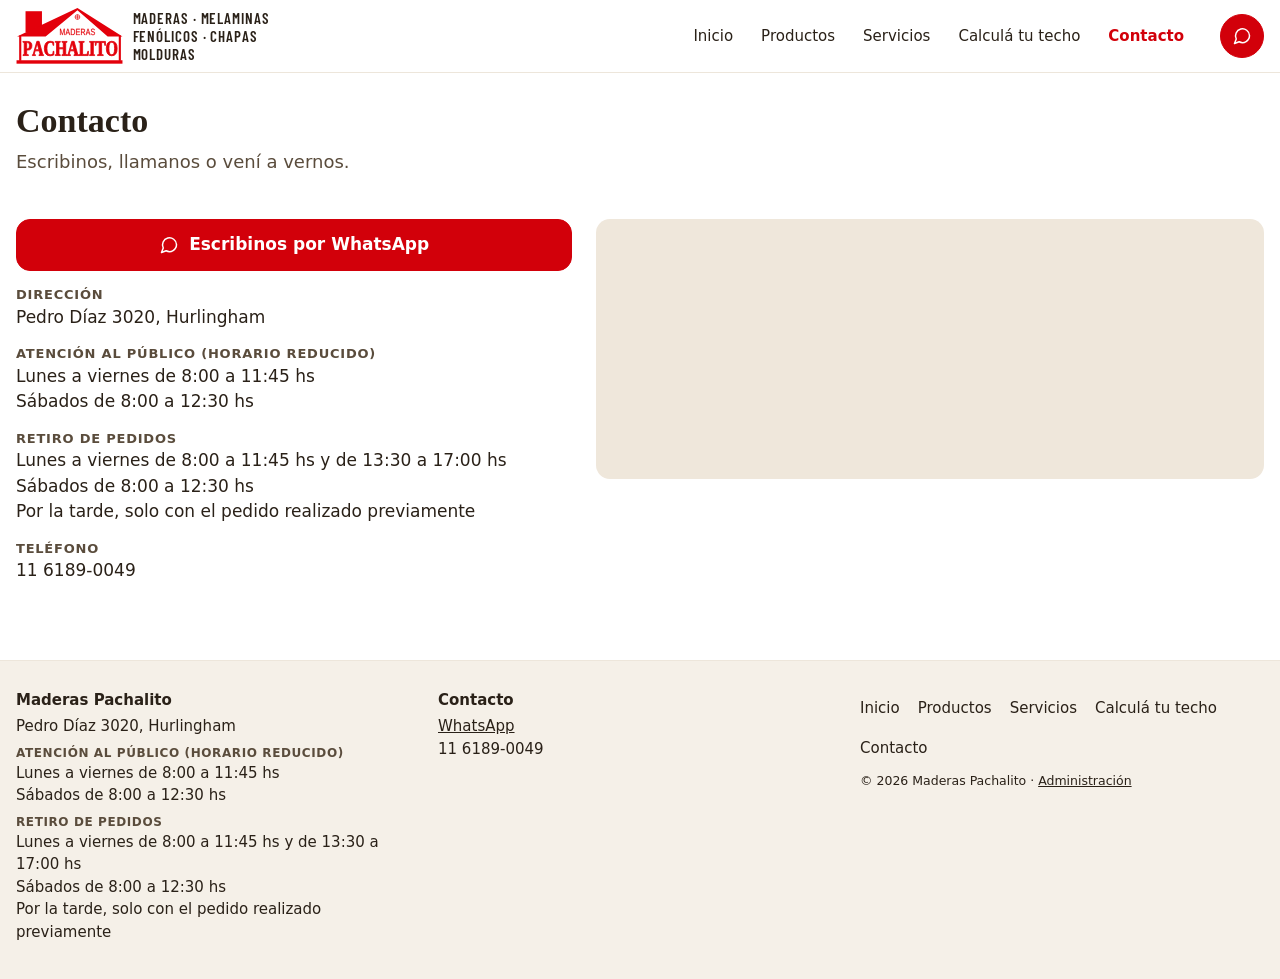
<file: contacto.html>
<!doctype html>
<html lang="es">
<head>
<meta charset="utf-8">
<meta name="viewport" content="width=device-width, initial-scale=1">
<title>Contacto y cómo llegar · Maderas Pachalito</title>
<meta name="description" content="Dirección, horarios, WhatsApp y mapa de Maderas Pachalito en Hurlingham.">
<meta name="theme-color" content="#D2000A">
<link rel="icon" href="logo.svg" type="image/svg+xml">
<link rel="preconnect" href="https://fonts.googleapis.com">
<link rel="preconnect" href="https://fonts.gstatic.com" crossorigin>
<link rel="stylesheet" href="https://fonts.googleapis.com/css2?family=Barlow+Condensed:wght@600&display=swap">
<link rel="stylesheet" href="estilos.css?v=20261123b">
<script src="config.js?v=20261123b"></script>
<script src="comun.js?v=20261123b" defer></script>
</head>
<body>
<header class="encabezado">
  <div class="contenedor">
    <a class="marca" href="index.html" aria-label="Maderas Pachalito, inicio">
      <img src="logo.svg" alt="" width="88" height="48">
      <span class="marca-txt">Maderas · Melaminas<br>Fenólicos · Chapas<br>Molduras</span>
    </a>
    <nav class="nav-pc" aria-label="Principal">
      <a href="index.html">Inicio</a>
      <a href="productos.html">Productos</a>
      <a href="servicios.html">Servicios</a>
      <a href="calculadora.html">Calculá tu techo</a>
      <a href="contacto.html" aria-current="page">Contacto</a>
    </nav>
    <div class="acciones">
      <a class="btn-redondo rojo" data-whatsapp href="#" aria-label="Escribinos por WhatsApp">
        <svg width="20" height="20" viewBox="0 0 24 24" fill="none" stroke="#fff" stroke-width="1.8" stroke-linecap="round" stroke-linejoin="round" aria-hidden="true"><path d="M21 11.5a8.4 8.4 0 0 1-12.4 7.4L3 21l2.1-5.4A8.4 8.4 0 1 1 21 11.5z"/></svg>
      </a>
      <details class="menu-movil">
        <summary class="btn-redondo" aria-label="Abrir menú">
          <svg width="20" height="20" viewBox="0 0 24 24" fill="none" stroke="#2A2118" stroke-width="2" stroke-linecap="round" aria-hidden="true"><path d="M4 7h16M4 12h16M4 17h16"/></svg>
        </summary>
        <nav aria-label="Menú">
          <a href="index.html">Inicio</a>
          <a href="productos.html">Productos y precios</a>
          <a href="productos.html#pedido">Mi pedido (<span data-globo>0</span>)</a>
          <a href="servicios.html">Servicios</a>
          <a href="calculadora.html">Calculá tu techo</a>
          <a href="contacto.html" aria-current="page">Contacto</a>
        </nav>
      </details>
    </div>
  </div>
</header>

<main>
  <div class="contenedor">
    <div class="cabecera-pagina">
      <h1>Contacto</h1>
      <p>Escribinos, llamanos o vení a vernos.</p>
    </div>
  </div>
  <section class="seccion">
    <div class="contenedor contacto-grid">
      <div class="lista-datos">
        <a class="btn btn-principal" data-whatsapp href="#">
          <svg width="20" height="20" viewBox="0 0 24 24" fill="none" stroke="#fff" stroke-width="1.8" stroke-linecap="round" stroke-linejoin="round" aria-hidden="true"><path d="M21 11.5a8.4 8.4 0 0 1-12.4 7.4L3 21l2.1-5.4A8.4 8.4 0 1 1 21 11.5z"/></svg>
          Escribinos por WhatsApp
        </a>
        <div><small>Dirección</small><span class="dato" data-dato="direccion"></span></div>
        <div><small>Atención al público (horario reducido)</small><span class="dato" data-dato="horarios"></span></div>
        <div data-si-retiro><small>Retiro de pedidos</small><span class="dato" data-dato="retiro"></span></div>
        <div><small>Teléfono</small><span class="dato" data-dato="telefono"></span></div>
        <div><small>Email</small><span class="dato" data-dato="email"></span></div>
      </div>
      <div data-mapa><div class="mapa" style="display:flex;align-items:center;justify-content:center;color:var(--suave)">El mapa aparece cuando cargues la dirección</div></div>
    </div>
  </section>
</main>

<footer class="pie">
  <div class="contenedor">
    <div><b>Maderas Pachalito</b><span data-dato="direccion"></span><span class="pie-titulo">Atención al público (horario reducido)</span><span data-dato="horarios"></span><span data-si-retiro><span class="pie-titulo">Retiro de pedidos</span><span data-dato="retiro"></span></span></div>
    <div><b>Contacto</b><a data-whatsapp href="#">WhatsApp</a><br><span data-dato="telefono"></span></div>
    <div>
      <nav aria-label="Pie de página"><a href="index.html">Inicio</a><a href="productos.html">Productos</a><a href="servicios.html">Servicios</a><a href="calculadora.html">Calculá tu techo</a><a href="contacto.html">Contacto</a></nav>
      <small>© <span data-anio></span> Maderas Pachalito · <a href="admin.html" rel="nofollow" style="color:inherit">Administración</a></small>
    </div>
  </div>
</footer>
</body>
</html>
</file>
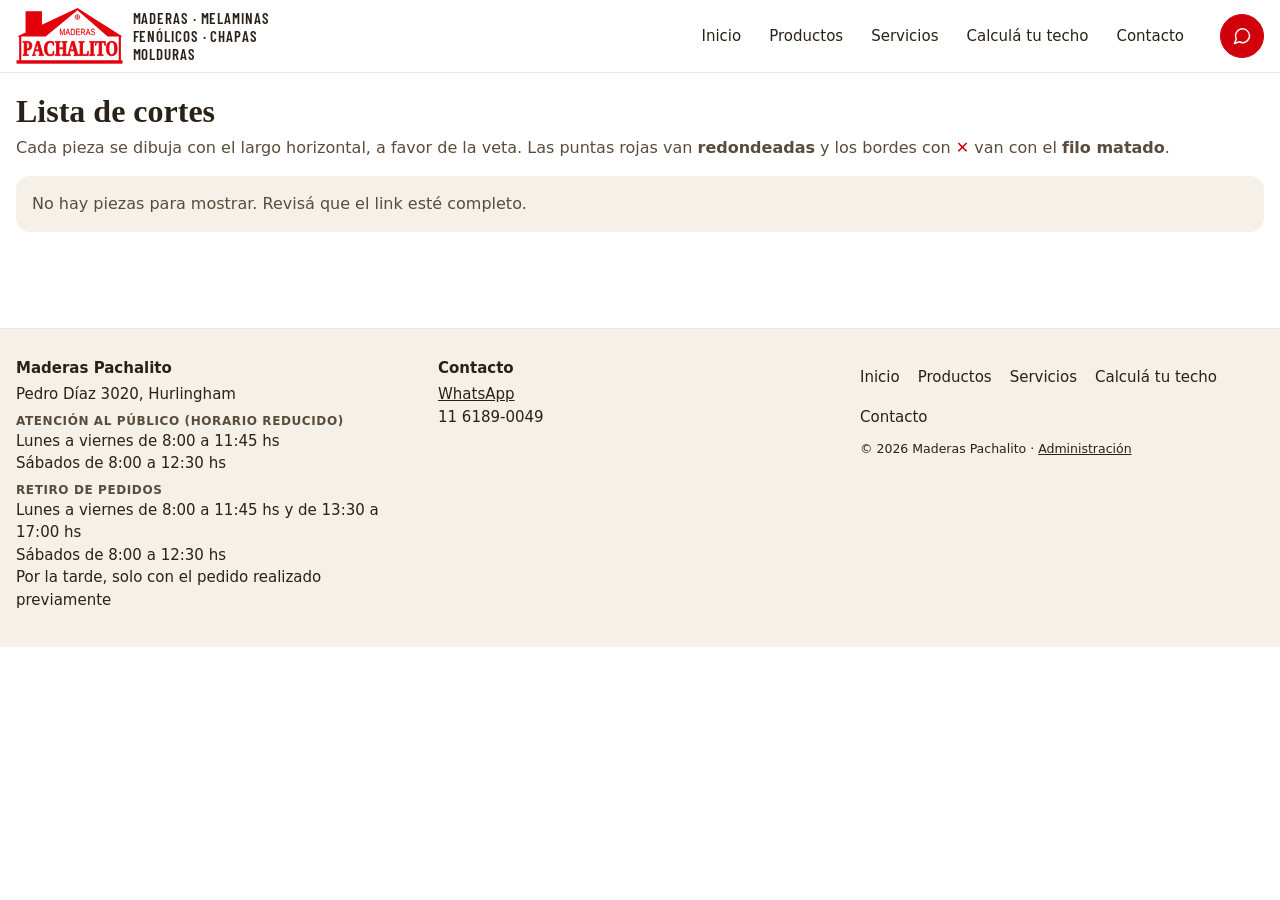
<file: dibujo.html>
<!doctype html>
<html lang="es">
<head>
<meta charset="utf-8">
<meta name="viewport" content="width=device-width, initial-scale=1">
<title>Lista de cortes · Maderas Pachalito</title>
<meta name="description" content="Dibujo de las piezas cortadas a medida: puntas redondeadas y bordes con el filo matado.">
<meta name="robots" content="noindex">
<meta name="theme-color" content="#D2000A">
<link rel="icon" href="logo.svg" type="image/svg+xml">
<link rel="preconnect" href="https://fonts.googleapis.com">
<link rel="preconnect" href="https://fonts.gstatic.com" crossorigin>
<link rel="stylesheet" href="https://fonts.googleapis.com/css2?family=Barlow+Condensed:wght@600&display=swap">
<link rel="stylesheet" href="estilos.css?v=20261123b">
<script src="config.js?v=20261123b"></script>
<script src="comun.js?v=20261123b" defer></script>
<script src="dibujo-corte.js?v=20261123b" defer></script>
</head>
<body>
<header class="encabezado">
  <div class="contenedor">
    <a class="marca" href="index.html" aria-label="Maderas Pachalito, inicio">
      <img src="logo.svg" alt="" width="88" height="48">
      <span class="marca-txt">Maderas · Melaminas<br>Fenólicos · Chapas<br>Molduras</span>
    </a>
    <nav class="nav-pc" aria-label="Principal">
      <a href="index.html">Inicio</a>
      <a href="productos.html">Productos</a>
      <a href="servicios.html">Servicios</a>
      <a href="calculadora.html">Calculá tu techo</a>
      <a href="contacto.html">Contacto</a>
    </nav>
    <div class="acciones">
      <a class="btn-redondo rojo" data-whatsapp href="#" aria-label="Escribinos por WhatsApp">
        <svg width="20" height="20" viewBox="0 0 24 24" fill="none" stroke="#fff" stroke-width="1.8" stroke-linecap="round" stroke-linejoin="round" aria-hidden="true"><path d="M21 11.5a8.4 8.4 0 0 1-12.4 7.4L3 21l2.1-5.4A8.4 8.4 0 1 1 21 11.5z"/></svg>
      </a>
      <details class="menu-movil">
        <summary class="btn-redondo" aria-label="Abrir menú">
          <svg width="20" height="20" viewBox="0 0 24 24" fill="none" stroke="#2A2118" stroke-width="2" stroke-linecap="round" aria-hidden="true"><path d="M4 7h16M4 12h16M4 17h16"/></svg>
        </summary>
        <nav aria-label="Menú">
          <a href="index.html">Inicio</a>
          <a href="productos.html">Productos y precios</a>
          <a href="productos.html#pedido">Mi pedido (<span data-globo>0</span>)</a>
          <a href="servicios.html">Servicios</a>
          <a href="calculadora.html">Calculá tu techo</a>
          <a href="contacto.html">Contacto</a>
        </nav>
      </details>
    </div>
  </div>
</header>

<main class="pagina-dibujo">
  <div class="contenedor">
    <h1>Lista de cortes</h1>
    <p class="datos-cliente" id="datos-cliente" hidden></p>
    <p class="subtitulo">Cada pieza se dibuja con el largo horizontal, a favor de la veta. Las puntas rojas van <b>redondeadas</b> y los bordes con <span class="x">✕</span> van con el <b>filo matado</b>.</p>
    <div id="piezas"></div>
    <div class="botones-dibujo">
      <button type="button" class="btn btn-principal" id="excel">Descargar Excel</button>
      <button type="button" class="btn" id="csv">Descargar CSV</button>
      <button type="button" class="btn" id="imprimir">Imprimir o guardar PDF</button>
    </div>
  </div>
</main>
<script>
document.addEventListener('DOMContentLoaded', function () {
  var D = window.DIBUJO_CORTE, P = window.PACHALITO, esc = P.esc;
  var q = new URLSearchParams(location.hash.slice(1)), cortes = D.decodificar(q.get('d'));
  var cliente = q.get('n') || '', celular = q.get('t') || '', fecha = q.get('f') || '';
  var fechaTxt = /^\d{4}-\d{2}-\d{2}$/.test(fecha) ? fecha.split('-').reverse().join('/') : '';
  if (cliente || celular || fechaTxt) {
    var dc = document.getElementById('datos-cliente');
    dc.innerHTML = [cliente ? '<b>Cliente:</b> ' + esc(cliente) : '', celular ? '<b>Celular:</b> ' + esc(celular) : '', fechaTxt ? '<b>Fecha:</b> ' + fechaTxt : ''].filter(Boolean).join(' · ');
    dc.hidden = false;
  }
  // Datos del cliente para las descargas
  var CABECERA = [cliente ? ['Cliente', cliente] : null, celular ? ['Celular', celular] : null, fechaTxt ? ['Fecha', fechaTxt] : null].filter(Boolean);
  function nombreArchivo(ext) {
    var c = cliente.normalize('NFD').replace(/[\u0300-\u036f]/g, '').toLowerCase().replace(/[^a-z0-9]+/g, '-').replace(/^-|-$/g, '').slice(0, 30);
    return 'cortes-' + (c || 'pachalito') + '-' + (fechaTxt ? fecha : hoyTxt()) + '.' + ext;
  }
  var h = '';
  cortes.forEach(function (c, i) {
    var f = c.forma;
    h += '<section class="pieza-dibujo"><h2>' + (cortes.length > 1 ? (i + 1) + '. ' : '') + esc(c.nombre) + '</h2>' +
      '<p class="det">' + P.numero(c.cant) + (c.cant == 1 ? ' pieza' : ' piezas') + ' de ' + P.numero(c.a) + ' x ' + P.numero(c.l) + ' cm</p>' +
      D.svg(c.a, c.l, f, { cotas: true }) +
      '<p class="forma-txt">' + esc(D.texto(f, c.a, c.l) || 'Puntas rectas, sin matar filo.') + '</p></section>';
  });
  document.getElementById('piezas').innerHTML = h || '<p class="aviso">No hay piezas para mostrar. Revisá que el link esté completo.</p>';
  document.getElementById('imprimir').onclick = function () { window.print(); };

  // ---------- Descargas: Excel (.xlsx, con dibujo) y CSV ----------
  var PUNTA_COD = ['ARR-IZQ', 'ARR-DER', 'ABA-DER', 'ABA-IZQ'], BORDE_COD = ['ARR', 'DER', 'ABA', 'IZQ'];
  function num(v) { return String(+(+v).toFixed(2)).replace('.', ','); }
  function hoyTxt() { var d = new Date(); return d.getFullYear() + '-' + String(d.getMonth() + 1).padStart(2, '0') + '-' + String(d.getDate()).padStart(2, '0'); }
  function datosPieza(c) {
    var hz = c.l, vt = c.a, lados = [hz, vt, hz, vt];
    var puntas = PUNTA_COD.filter(function (x, i) { return c.forma.esq[i]; });
    var bordes = BORDE_COD.map(function (x, i) { return c.forma.bordes[i] ? x + ' ' + num(lados[i]) : ''; }).filter(Boolean);
    return { puntas: puntas.join(' / ') || '-', bordes: bordes.join(' / ') || '-' };
  }
  // Dibujo con caracteres (largo horizontal, a favor de la veta):  / \ = punta redondeada,  × = filo matado
  function dibujoTexto(c) {
    var f = c.forma, hz = c.l, vt = c.a;
    var W = Math.max(4, Math.min(16, Math.round(16 * hz / Math.max(hz, vt)))), H = Math.max(1, Math.min(7, Math.round(16 * vt / Math.max(hz, vt) / 2)));
    var esq = [f.esq[0] ? '/' : '┌', f.esq[1] ? '\\' : '┐', f.esq[2] ? '/' : '┘', f.esq[3] ? '\\' : '└'];
    var hor = function (i) { return new Array(W + 1).join(f.bordes[i] ? '×' : '─'); };
    var lin = [esq[0] + hor(0) + esq[1]];
    for (var i = 0; i < H; i++) lin.push((f.bordes[3] ? '×' : '│') + new Array(W + 1).join(' ') + (f.bordes[1] ? '×' : '│'));
    lin.push(esq[3] + hor(2) + esq[2]);
    return lin.join('\n');
  }
  var REFS = ['Referencias: la pieza se mira con el largo horizontal, a favor de la veta (como en el dibujo).',
    'ARR = arriba · ABA = abajo · IZQ = izquierda · DER = derecha. Ej: ARR-IZQ = punta de arriba a la izquierda; ABA 120 = borde de abajo (lado de 120 cm).',
    'En el dibujo: / o \\ en una esquina = punta redondeada · × en un borde = filo matado.'];
  function bajar(blob, nombre) {
    var a = document.createElement('a');
    a.href = URL.createObjectURL(blob); a.download = nombre;
    document.body.appendChild(a); a.click(); a.remove();
    setTimeout(function () { URL.revokeObjectURL(a.href); }, 2000);
  }

  // CSV: separado por ";" y con coma decimal, como lo espera Excel en Argentina
  function celda(v) { v = String(v == null ? '' : v); return /[";\n]/.test(v) ? '"' + v.replace(/"/g, '""') + '"' : v; }
  document.getElementById('csv').onclick = function () {
    var filas = CABECERA.concat(CABECERA.length ? [[]] : [], [['Material', 'Cantidad', 'Ancho (cm)', 'Largo (cm)', 'Puntas redondas', 'Filo matado']]);
    cortes.forEach(function (c) { var d = datosPieza(c); filas.push([c.nombre, num(c.cant), num(c.a), num(c.l), d.puntas, d.bordes]); });
    filas.push([]); REFS.slice(0, 2).forEach(function (r) { filas.push([r]); });
    bajar(new Blob(['﻿' + filas.map(function (f) { return f.map(celda).join(';'); }).join('\r\n')], { type: 'text/csv;charset=utf-8' }), nombreArchivo('csv'));
  };

  // Excel: la librería se carga recién cuando se toca el botón
  function cargarXLSX() {
    if (window.XLSX) return Promise.resolve(window.XLSX);
    return new Promise(function (ok, mal) {
      var s = document.createElement('script');
      s.src = 'lib/xlsx-js-style.min.js'; s.onload = function () { ok(window.XLSX); }; s.onerror = mal;
      document.head.appendChild(s);
    });
  }
  document.getElementById('excel').onclick = function () {
    var btn = this, txt = btn.textContent;
    btn.disabled = true; btn.textContent = 'Preparando…';
    cargarXLSX().then(function (X) {
      var borde = { style: 'thin', color: { rgb: 'CFC3B2' } }, bordes = { top: borde, bottom: borde, left: borde, right: borde };
      var arriba = CABECERA.concat(CABECERA.length ? [[]] : []), ini = arriba.length;
      var filas = arriba.concat([['Material', 'Cantidad', 'Ancho (cm)', 'Largo (cm)', 'Puntas redondas', 'Filo matado', 'Dibujo']]);
      var alturas = arriba.map(function () { return { hpt: 18 }; }).concat([{ hpt: 20 }]);
      cortes.forEach(function (c) {
        var d = datosPieza(c), dib = dibujoTexto(c);
        filas.push([c.nombre, +c.cant, +c.a, +c.l, d.puntas, d.bordes, dib]);
        alturas.push({ hpt: dib.split('\n').length * 15 + 6 });
      });
      filas.push([]); REFS.forEach(function (r) { filas.push([r]); });
      var ws = X.utils.aoa_to_sheet(filas);
      CABECERA.forEach(function (f, i) {
        var a = ws[X.utils.encode_cell({ r: i, c: 0 })], b = ws[X.utils.encode_cell({ r: i, c: 1 })];
        if (a) a.s = { font: { bold: true } };
        if (b) { b.t = 's'; b.s = { font: { bold: true, sz: 12 } }; }
      });
      for (var r = 0; r <= cortes.length; r++) for (var k = 0; k < 7; k++) {
        var ref = X.utils.encode_cell({ r: r + ini, c: k }), cel = ws[ref]; if (!cel) continue;
        cel.s = r === 0
          ? { font: { bold: true, color: { rgb: 'FFFFFF' } }, fill: { fgColor: { rgb: 'D2000A' } }, alignment: { vertical: 'center', wrapText: true }, border: bordes }
          : { alignment: { vertical: 'center', wrapText: true }, border: bordes };
        if (r && k === 6) cel.s.font = { name: 'Consolas', sz: 11 };
        if (r && k >= 1 && k <= 3) cel.s.alignment.horizontal = 'center';
      }
      ws['!cols'] = [{ wch: 26 }, { wch: 10 }, { wch: 11 }, { wch: 11 }, { wch: 38 }, { wch: 26 }, { wch: 22 }];
      ws['!rows'] = alturas;
      var wb = X.utils.book_new();
      X.utils.book_append_sheet(wb, ws, 'Cortes');
      X.writeFile(wb, nombreArchivo('xlsx'));
    }).catch(function () { alert('No se pudo armar el Excel. Probá con "Descargar CSV".'); })
      .then(function () { btn.disabled = false; btn.textContent = txt; });
  };
  if (!cortes.length) document.querySelector('.botones-dibujo').hidden = true;
});
</script>

<footer class="pie">
  <div class="contenedor">
    <div><b>Maderas Pachalito</b><span data-dato="direccion"></span><span class="pie-titulo">Atención al público (horario reducido)</span><span data-dato="horarios"></span><span data-si-retiro><span class="pie-titulo">Retiro de pedidos</span><span data-dato="retiro"></span></span></div>
    <div><b>Contacto</b><a data-whatsapp href="#">WhatsApp</a><br><span data-dato="telefono"></span></div>
    <div>
      <nav aria-label="Pie de página"><a href="index.html">Inicio</a><a href="productos.html">Productos</a><a href="servicios.html">Servicios</a><a href="calculadora.html">Calculá tu techo</a><a href="contacto.html">Contacto</a></nav>
      <small>© <span data-anio></span> Maderas Pachalito · <a href="admin.html" rel="nofollow" style="color:inherit">Administración</a></small>
    </div>
  </div>
</footer>
</body>
</html>
</file>
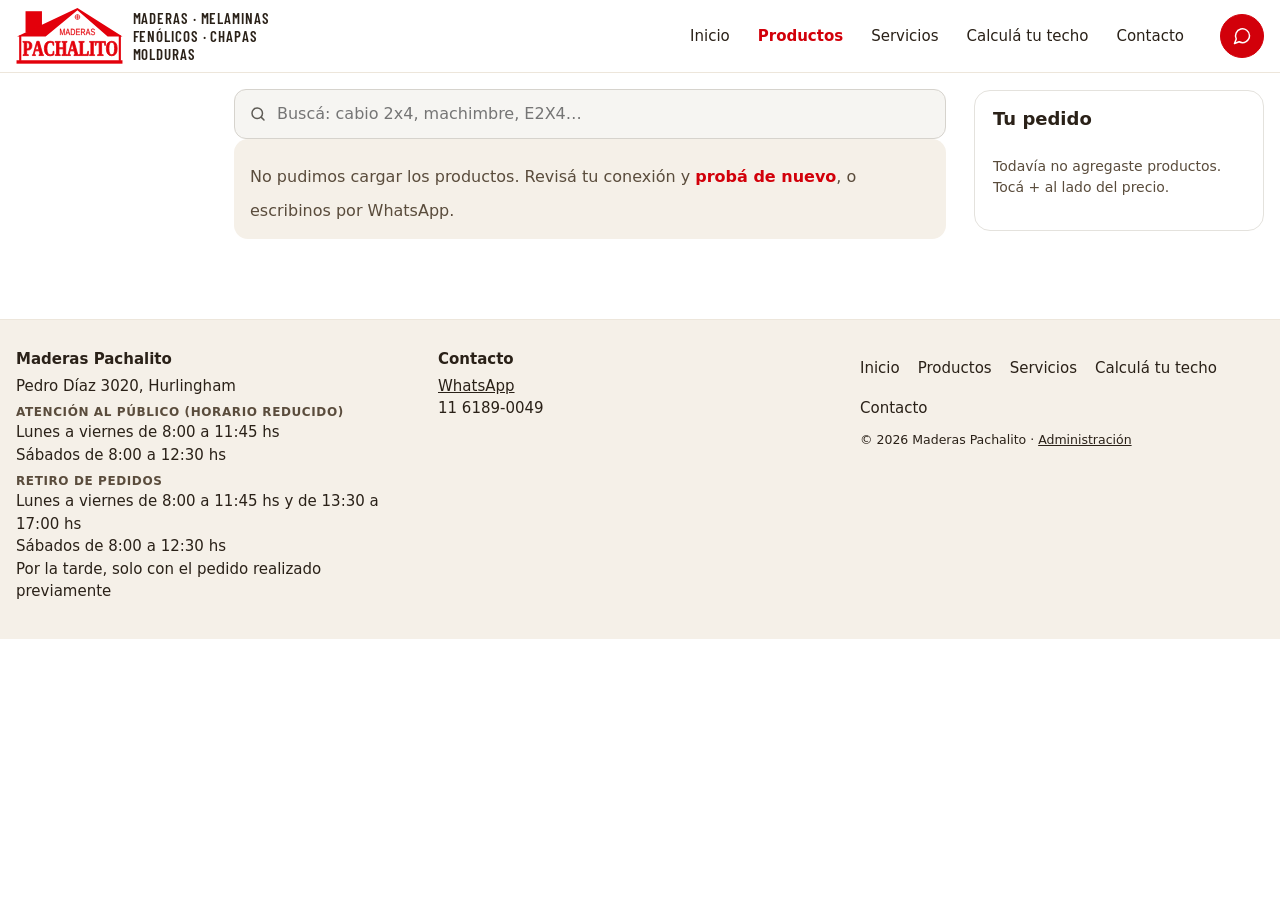
<file: productos.html>
<!doctype html>
<html lang="es">
<head>
<meta charset="utf-8">
<meta name="viewport" content="width=device-width, initial-scale=1">
<title>Productos y precios · Maderas Pachalito</title>
<meta name="description" content="Listones, tablas, cabios, vigas, machimbres, placas, chapas y más con precio. Armá tu pedido y mandalo por WhatsApp.">
<meta name="theme-color" content="#D2000A">
<link rel="icon" href="logo.svg" type="image/svg+xml">
<link rel="preconnect" href="https://qgimqttnilnqudswwhke.supabase.co">
<link rel="preconnect" href="https://fonts.googleapis.com">
<link rel="preconnect" href="https://fonts.gstatic.com" crossorigin>
<link rel="stylesheet" href="https://fonts.googleapis.com/css2?family=Barlow+Condensed:wght@600&display=swap">
<link rel="stylesheet" href="estilos.css?v=20261123b">
<script src="config.js?v=20261123b"></script>
<script src="comun.js?v=20261123b" defer></script>
<script src="dibujo-corte.js?v=20261123b" defer></script>
<script src="catalogo.js?v=20261123b" defer></script>
</head>
<body>
<header class="encabezado">
  <div class="contenedor">
    <a class="marca" href="index.html" aria-label="Maderas Pachalito, inicio">
      <img src="logo.svg" alt="" width="88" height="48">
      <span class="marca-txt">Maderas · Melaminas<br>Fenólicos · Chapas<br>Molduras</span>
    </a>
    <nav class="nav-pc" aria-label="Principal">
      <a href="index.html">Inicio</a>
      <a href="productos.html" aria-current="page">Productos</a>
      <a href="servicios.html">Servicios</a>
      <a href="calculadora.html">Calculá tu techo</a>
      <a href="contacto.html">Contacto</a>
    </nav>
    <div class="acciones">
      <a class="btn-redondo rojo" data-whatsapp href="#" aria-label="Escribinos por WhatsApp">
        <svg width="20" height="20" viewBox="0 0 24 24" fill="none" stroke="#fff" stroke-width="1.8" stroke-linecap="round" stroke-linejoin="round" aria-hidden="true"><path d="M21 11.5a8.4 8.4 0 0 1-12.4 7.4L3 21l2.1-5.4A8.4 8.4 0 1 1 21 11.5z"/></svg>
      </a>
      <details class="menu-movil">
        <summary class="btn-redondo" aria-label="Abrir menú">
          <svg width="20" height="20" viewBox="0 0 24 24" fill="none" stroke="#2A2118" stroke-width="2" stroke-linecap="round" aria-hidden="true"><path d="M4 7h16M4 12h16M4 17h16"/></svg>
        </summary>
        <nav aria-label="Menú">
          <a href="index.html">Inicio</a>
          <a href="productos.html" aria-current="page">Productos y precios</a>
          <a href="productos.html#pedido">Mi pedido (<span data-globo>0</span>)</a>
          <a href="servicios.html">Servicios</a>
          <a href="calculadora.html">Calculá tu techo</a>
          <a href="contacto.html">Contacto</a>
        </nav>
      </details>
    </div>
  </div>
</header>

<main class="catalogo">
  <div class="contenedor">
    <nav class="lateral" id="lateral" aria-label="Categorías"></nav>

    <section aria-live="polite">
      <form class="buscador" id="form-buscar" role="search">
        <svg width="18" height="18" viewBox="0 0 24 24" fill="none" stroke="#5E5B55" stroke-width="2" stroke-linecap="round" aria-hidden="true"><circle cx="11" cy="11" r="7"/><path d="M20 20l-3.5-3.5"/></svg>
        <label for="buscar" class="oculto">Buscar producto o código</label>
        <input id="buscar" type="search" placeholder="Buscá: cabio 2x4, machimbre, E2X4…" autocomplete="off">
      </form>
      <div id="contenido"><p class="cargando">Cargando productos…</p></div>
    </section>

    <aside class="carrito" id="carrito" aria-label="Tu pedido"></aside>
  </div>
</main>

<dialog class="visor" id="visor" aria-label="Foto del producto">
  <button type="button" class="visor-cerrar" id="visor-cerrar" aria-label="Cerrar">
    <svg width="22" height="22" viewBox="0 0 24 24" fill="none" stroke="#fff" stroke-width="2.2" stroke-linecap="round" aria-hidden="true"><path d="M6 6l12 12M18 6L6 18"/></svg>
  </button>
  <img id="visor-img" alt="">
  <p id="visor-titulo"></p>
</dialog>

<a class="barra-pedido" id="barra" href="#pedido" hidden>
  <span><small id="barra-cant"></small><b id="barra-total"></b></span>
  <strong>Ver pedido</strong>
</a>

<footer class="pie">
  <div class="contenedor">
    <div><b>Maderas Pachalito</b><span data-dato="direccion"></span><span class="pie-titulo">Atención al público (horario reducido)</span><span data-dato="horarios"></span><span data-si-retiro><span class="pie-titulo">Retiro de pedidos</span><span data-dato="retiro"></span></span></div>
    <div><b>Contacto</b><a data-whatsapp href="#">WhatsApp</a><br><span data-dato="telefono"></span></div>
    <div>
      <nav aria-label="Pie de página"><a href="index.html">Inicio</a><a href="productos.html">Productos</a><a href="servicios.html">Servicios</a><a href="calculadora.html">Calculá tu techo</a><a href="contacto.html">Contacto</a></nav>
      <small>© <span data-anio></span> Maderas Pachalito · <a href="admin.html" rel="nofollow" style="color:inherit">Administración</a></small>
    </div>
  </div>
</footer>
</body>
</html>
</file>
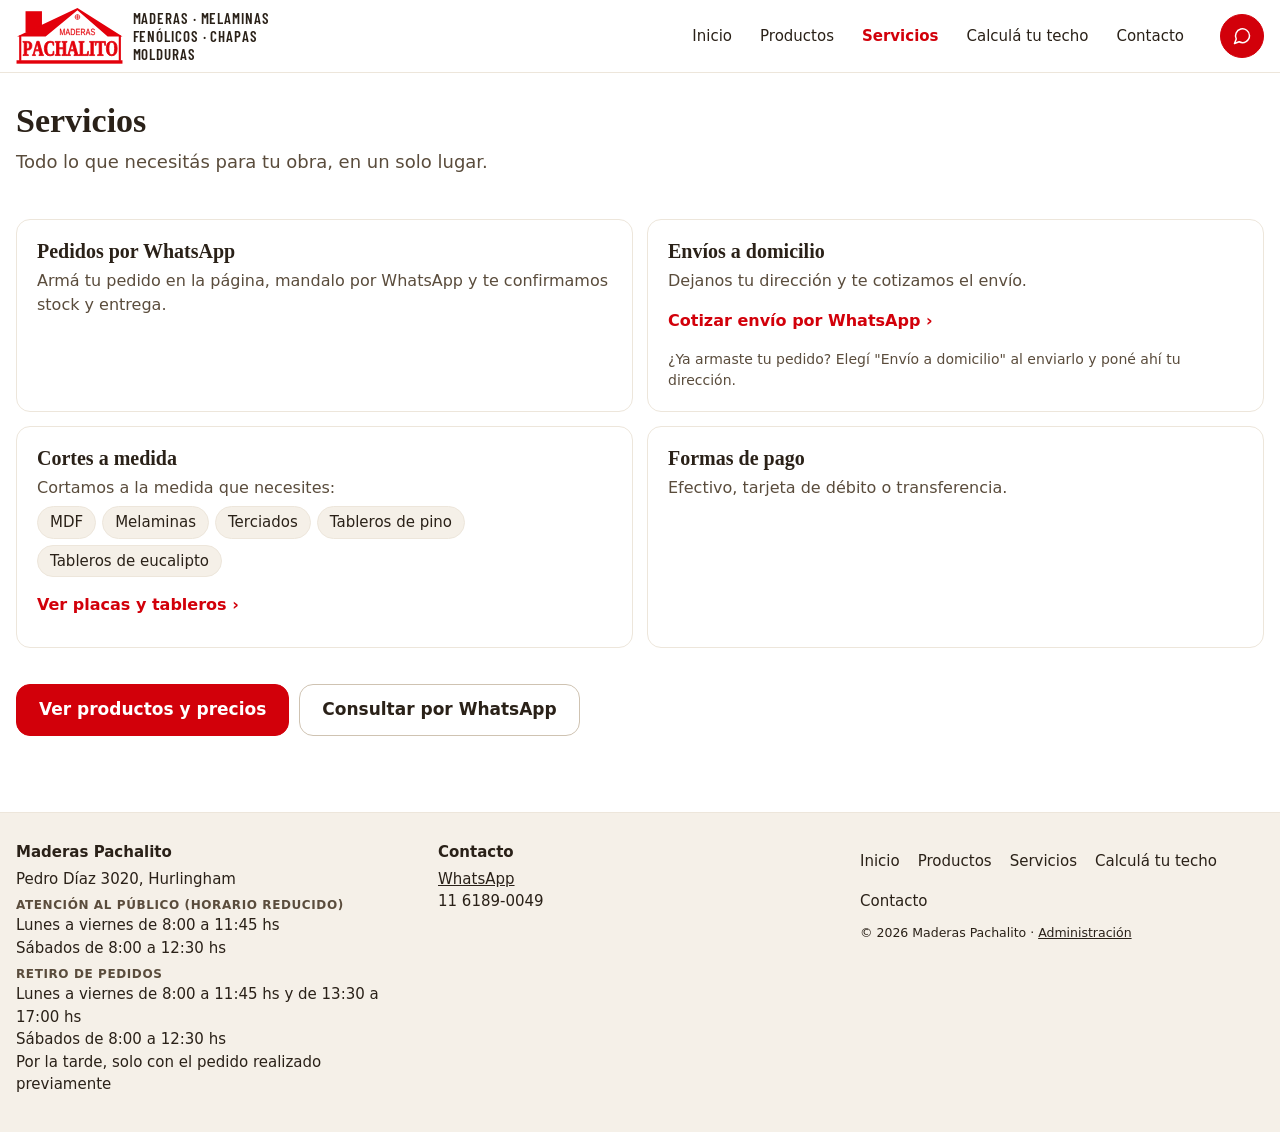
<file: servicios.html>
<!doctype html>
<html lang="es">
<head>
<meta charset="utf-8">
<meta name="viewport" content="width=device-width, initial-scale=1">
<title>Servicios · Maderas Pachalito</title>
<meta name="description" content="Pedidos por WhatsApp y más servicios de Maderas Pachalito en Hurlingham.">
<meta name="theme-color" content="#D2000A">
<link rel="icon" href="logo.svg" type="image/svg+xml">
<link rel="preconnect" href="https://fonts.googleapis.com">
<link rel="preconnect" href="https://fonts.gstatic.com" crossorigin>
<link rel="stylesheet" href="https://fonts.googleapis.com/css2?family=Barlow+Condensed:wght@600&display=swap">
<link rel="stylesheet" href="estilos.css?v=20261123b">
<script src="config.js?v=20261123b"></script>
<script src="comun.js?v=20261123b" defer></script>
</head>
<body>
<header class="encabezado">
  <div class="contenedor">
    <a class="marca" href="index.html" aria-label="Maderas Pachalito, inicio">
      <img src="logo.svg" alt="" width="88" height="48">
      <span class="marca-txt">Maderas · Melaminas<br>Fenólicos · Chapas<br>Molduras</span>
    </a>
    <nav class="nav-pc" aria-label="Principal">
      <a href="index.html">Inicio</a>
      <a href="productos.html">Productos</a>
      <a href="servicios.html" aria-current="page">Servicios</a>
      <a href="calculadora.html">Calculá tu techo</a>
      <a href="contacto.html">Contacto</a>
    </nav>
    <div class="acciones">
      <a class="btn-redondo rojo" data-whatsapp href="#" aria-label="Escribinos por WhatsApp">
        <svg width="20" height="20" viewBox="0 0 24 24" fill="none" stroke="#fff" stroke-width="1.8" stroke-linecap="round" stroke-linejoin="round" aria-hidden="true"><path d="M21 11.5a8.4 8.4 0 0 1-12.4 7.4L3 21l2.1-5.4A8.4 8.4 0 1 1 21 11.5z"/></svg>
      </a>
      <details class="menu-movil">
        <summary class="btn-redondo" aria-label="Abrir menú">
          <svg width="20" height="20" viewBox="0 0 24 24" fill="none" stroke="#2A2118" stroke-width="2" stroke-linecap="round" aria-hidden="true"><path d="M4 7h16M4 12h16M4 17h16"/></svg>
        </summary>
        <nav aria-label="Menú">
          <a href="index.html">Inicio</a>
          <a href="productos.html">Productos y precios</a>
          <a href="productos.html#pedido">Mi pedido (<span data-globo>0</span>)</a>
          <a href="servicios.html" aria-current="page">Servicios</a>
          <a href="calculadora.html">Calculá tu techo</a>
          <a href="contacto.html">Contacto</a>
        </nav>
      </details>
    </div>
  </div>
</header>

<main>
  <div class="contenedor">
    <div class="cabecera-pagina">
      <h1>Servicios</h1>
      <p>Todo lo que necesitás para tu obra, en un solo lugar.</p>
    </div>
  </div>
  <section class="seccion">
    <div class="contenedor tarjetas">
      <div class="tarjeta"><h3>Pedidos por WhatsApp</h3><p>Armá tu pedido en la página, mandalo por WhatsApp y te confirmamos stock y entrega.</p></div>
      <div class="tarjeta"><h3>Envíos a domicilio</h3><p>Dejanos tu dirección y te cotizamos el envío.</p>
        <a class="enlace" data-whatsapp="Hola! Quiero cotizar un envío a domicilio. Mi dirección es: " href="#">Cotizar envío por WhatsApp ›</a>
        <p style="font-size:14px">¿Ya armaste tu pedido? Elegí "Envío a domicilio" al enviarlo y poné ahí tu dirección.</p></div>
      <div class="tarjeta"><h3>Cortes a medida</h3><p>Cortamos a la medida que necesites:</p>
        <ul class="lista-cortes"><li>MDF</li><li>Melaminas</li><li>Terciados</li><li>Tableros de pino</li><li>Tableros de eucalipto</li></ul>
        <a class="enlace" href="productos.html#c=Placas%20y%20tableros">Ver placas y tableros ›</a></div>
      <div class="tarjeta"><h3>Formas de pago</h3><p>Efectivo, tarjeta de débito o transferencia.</p></div>
    </div>
  </section>
  <section class="seccion" style="padding-top:0">
    <div class="contenedor" style="display:flex;flex-wrap:wrap;gap:10px">
      <a class="btn btn-principal" href="productos.html">Ver productos y precios</a>
      <a class="btn btn-secundario" data-whatsapp="Hola! Quería consultar por un servicio." href="#">Consultar por WhatsApp</a>
    </div>
  </section>
</main>

<footer class="pie">
  <div class="contenedor">
    <div><b>Maderas Pachalito</b><span data-dato="direccion"></span><span class="pie-titulo">Atención al público (horario reducido)</span><span data-dato="horarios"></span><span data-si-retiro><span class="pie-titulo">Retiro de pedidos</span><span data-dato="retiro"></span></span></div>
    <div><b>Contacto</b><a data-whatsapp href="#">WhatsApp</a><br><span data-dato="telefono"></span></div>
    <div>
      <nav aria-label="Pie de página"><a href="index.html">Inicio</a><a href="productos.html">Productos</a><a href="servicios.html">Servicios</a><a href="calculadora.html">Calculá tu techo</a><a href="contacto.html">Contacto</a></nav>
      <small>© <span data-anio></span> Maderas Pachalito · <a href="admin.html" rel="nofollow" style="color:inherit">Administración</a></small>
    </div>
  </div>
</footer>
</body>
</html>
</file>
<file: estilos.css>
/* Maderas Pachalito — estilos del sitio */
[hidden]{display:none!important}
:root{
  --rojo:#D2000A; --rojo-osc:#A80008;
  --texto:#2A2118; --suave:#5A4C3C; --gris:#8A7F72;
  --arena:#F5F0E8; --arena2:#EFE7DB; --linea:#EDE6DB; --borde:#CFC3B2;
  --oscuro:#2A2118; --blanco:#FFFFFF;
  --serif: Georgia, 'Noto Serif', 'Times New Roman', serif;
  --sans: system-ui, -apple-system, 'Segoe UI', Roboto, sans-serif;
  --radio:14px; --ancho:1280px;
}
*{box-sizing:border-box}
html{-webkit-text-size-adjust:100%}
body{margin:0;background:var(--blanco);color:var(--texto);font-family:var(--sans);font-size:16px;line-height:1.5}
img{max-width:100%;display:block}
a{color:inherit}
h1,h2,h3{font-family:var(--serif);font-weight:700;line-height:1.15;margin:0}
button,input,select,textarea{font:inherit;color:inherit}
.contenedor{max-width:var(--ancho);margin:0 auto;padding:0 16px}
.oculto{position:absolute!important;width:1px;height:1px;overflow:hidden;clip:rect(0 0 0 0);white-space:nowrap}
:focus-visible{outline:3px solid var(--rojo);outline-offset:2px}

/* ---------- Encabezado ---------- */
.encabezado{position:sticky;top:0;z-index:30;background:var(--blanco);border-bottom:1px solid var(--linea)}
.encabezado .contenedor{display:flex;align-items:center;gap:16px;min-height:72px}
.marca{display:flex;align-items:center;gap:10px;text-decoration:none;flex-shrink:0}
.marca img{height:48px;width:auto;flex-shrink:0}
@media (min-width:900px){.marca img{height:58px}}
.marca span{font-size:12px;line-height:1.3;color:var(--suave)}
.nav-pc{display:none;gap:4px;margin-left:auto}
.nav-pc a{text-decoration:none;padding:10px 12px;border-radius:10px;font-size:15px}
.nav-pc a:hover{background:var(--arena)}
.nav-pc a[aria-current="page"]{color:var(--rojo);font-weight:600}
.acciones{display:flex;align-items:center;gap:8px;margin-left:auto}
.btn-redondo{width:44px;height:44px;border-radius:22px;display:flex;align-items:center;justify-content:center;border:1px solid #E2D9CC;background:var(--blanco);cursor:pointer;text-decoration:none;position:relative}
.btn-redondo.rojo{background:var(--rojo);border-color:var(--rojo)}
.btn-redondo .globo{position:absolute;top:-4px;right:-4px;min-width:20px;height:20px;padding:0 5px;border-radius:10px;background:var(--rojo);color:#fff;font-size:12px;font-weight:700;display:flex;align-items:center;justify-content:center}
.menu-movil{position:relative}
.menu-movil summary{list-style:none}
.menu-movil summary::-webkit-details-marker{display:none}
.menu-movil nav{position:absolute;right:0;top:52px;width:220px;background:var(--blanco);border:1px solid var(--linea);border-radius:var(--radio);box-shadow:0 8px 24px rgba(42,33,24,.12);padding:6px;display:flex;flex-direction:column}
.menu-movil nav a{text-decoration:none;padding:12px 14px;border-radius:10px;font-size:17px}
.menu-movil nav a:hover{background:var(--arena)}
.menu-movil nav a[aria-current="page"]{color:var(--rojo);font-weight:600}
@media (min-width:900px){
  .nav-pc{display:flex}
  .acciones{margin-left:8px}
  .menu-movil{display:none}
}

/* ---------- Botones ---------- */
.btn{display:inline-flex;align-items:center;justify-content:center;gap:10px;min-height:52px;padding:0 22px;border-radius:var(--radio);font-size:17px;font-weight:600;text-decoration:none;cursor:pointer;border:1px solid transparent}
.btn-principal{background:var(--rojo);color:#fff;border-color:var(--rojo)}
.btn-principal:hover{background:var(--rojo-osc)}
.btn-secundario{background:var(--blanco);border-color:var(--borde)}
.btn-secundario:hover{background:var(--arena)}
.btn-bloque{display:flex;width:100%}
.enlace{color:var(--rojo);font-weight:600;text-decoration:none;display:inline-flex;align-items:center;min-height:44px}
.enlace:hover{text-decoration:underline}

/* ---------- Inicio ---------- */
.portada{padding:16px 0 32px}
.portada .contenedor{display:grid;gap:20px}
.portada-foto{border-radius:18px;background:var(--arena2);aspect-ratio:16/10;object-fit:cover;width:100%}
.portada h1{font-size:34px;letter-spacing:-.01em}
.portada p{margin:0;font-size:18px;color:var(--suave)}
.portada .botones{display:flex;flex-direction:column;gap:10px}
@media (min-width:900px){
  .portada{padding:48px 0 56px}
  .portada .contenedor{grid-template-columns:1fr 1fr;align-items:center;gap:48px}
  .portada .texto{order:-1}
  .portada h1{font-size:52px}
  .portada .botones{flex-direction:row}
}
.ventajas{background:var(--arena);padding:28px 0}
.ventajas .contenedor{display:grid;gap:18px}
@media (min-width:900px){.ventajas .contenedor{grid-template-columns:repeat(3,minmax(0,1fr));gap:32px}}
.ventaja{display:flex;gap:14px;align-items:flex-start}
.ventaja .tilde{width:40px;height:40px;border-radius:20px;background:#fff;display:flex;align-items:center;justify-content:center;flex-shrink:0}
.ventaja b{display:block;font-size:17px}
.ventaja span{color:var(--suave);font-size:15px}
.seccion{padding:36px 0}
.seccion h2{font-size:28px;margin-bottom:16px}
.grilla-cat{display:grid;grid-template-columns:repeat(2,minmax(0,1fr));gap:12px}
@media (min-width:700px){.grilla-cat{grid-template-columns:repeat(3,minmax(0,1fr))}}
@media (min-width:1000px){.grilla-cat{grid-template-columns:repeat(4,minmax(0,1fr))}}
.tarjeta-cat{display:flex;flex-direction:column;gap:8px;text-decoration:none}
.tarjeta-cat .foto{aspect-ratio:4/3;border-radius:var(--radio);background:var(--arena2);overflow:hidden;display:flex;align-items:flex-end;padding:12px}
.tarjeta-cat .foto img{width:100%;height:100%;object-fit:cover;margin:-12px}
.tarjeta-cat b{font-size:16px}
.tarjeta-cat:hover b{color:var(--rojo)}
.franja-oscura{background:var(--oscuro);color:#F5F0E8;padding:40px 0}
.franja-oscura h2{color:#fff}
.franja-oscura p{max-width:640px;font-size:17px}
.franja-oscura .enlace{color:#fff;text-decoration:underline}
.mapa{width:100%;height:260px;border:0;border-radius:var(--radio);background:var(--arena2)}
.dato{font-size:17px}
.falta{color:var(--gris);font-style:italic}

/* ---------- Páginas de texto ---------- */
.cabecera-pagina{padding:28px 0 8px}
.cabecera-pagina h1{font-size:34px}
.cabecera-pagina p{color:var(--suave);font-size:18px;margin:8px 0 0;max-width:680px}
.texto-largo{max-width:720px;font-size:17px}
.tarjetas{display:grid;gap:14px}
@media (min-width:800px){.tarjetas{grid-template-columns:repeat(2,minmax(0,1fr))}}
.tarjeta{border:1px solid var(--linea);border-radius:var(--radio);padding:20px;display:flex;flex-direction:column;gap:6px}
.tarjeta h3{font-size:20px}
.tarjeta p{margin:0;color:var(--suave)}
.contacto-grid{display:grid;gap:24px}
@media (min-width:900px){.contacto-grid{grid-template-columns:1fr 1.2fr}}
.lista-datos{display:flex;flex-direction:column;gap:14px}
.lista-datos div{display:flex;flex-direction:column}
.lista-datos small{color:var(--suave);font-size:13px;text-transform:uppercase;letter-spacing:.06em;font-weight:600}

/* ---------- Pie ---------- */
.pie{border-top:1px solid var(--linea);background:var(--arena);margin-top:40px;padding:28px 0 36px;font-size:15px}
.pie .contenedor{display:grid;gap:18px}
@media (min-width:900px){.pie .contenedor{grid-template-columns:1fr 1fr 1fr}}
.pie nav{display:flex;flex-wrap:wrap;gap:0 18px}
.pie nav a{text-decoration:none;min-height:40px;display:inline-flex;align-items:center}
.pie nav a:hover{color:var(--rojo)}
.pie b{display:block;margin-bottom:4px}

/* ---------- Catálogo ---------- */
.catalogo{padding:16px 0 120px}
.catalogo .contenedor{display:grid;gap:28px}
@media (min-width:1000px){
  .catalogo{padding-bottom:40px}
  .catalogo .contenedor{grid-template-columns:190px minmax(0,1fr) 290px;align-items:start}
}
.lateral{display:none}
@media (min-width:1000px){.lateral{display:flex;flex-direction:column;gap:2px;position:sticky;top:90px;font-size:15px}}
.lateral .titulo{font-size:12px;font-weight:600;color:var(--suave);text-transform:uppercase;letter-spacing:.06em;padding-bottom:8px}
.lateral a{text-decoration:none;min-height:36px;display:flex;align-items:center;color:#3D3B37}
.lateral a:hover{color:var(--rojo)}
.lateral a.activo{color:var(--texto);font-weight:600}
.lateral .subs{display:flex;flex-direction:column;padding-left:12px;border-left:1px solid var(--linea);margin-bottom:6px}
.lateral .subs a{min-height:32px}
.lateral .subs a.activo{color:var(--rojo)}
.buscador{display:flex;align-items:center;gap:8px;height:50px;padding:0 14px;border:1px solid #D6D3CD;border-radius:12px;background:#F6F5F2}
.buscador input{flex:1;border:0;background:transparent;font-size:16px;outline:none;min-width:0}
.migas{font-size:14px;color:var(--suave);display:flex;flex-wrap:wrap;gap:4px;align-items:center;margin-top:16px}
.migas a{text-decoration:none;min-height:36px;display:inline-flex;align-items:center}
.migas a:hover{color:var(--rojo)}
.titulo-vista{font-size:30px;margin:6px 0 4px;letter-spacing:-.01em}
.subtitulo{color:var(--suave);margin:0 0 12px}
.etiqueta{font-size:13px;font-weight:600;color:var(--suave);text-transform:uppercase;letter-spacing:.06em;margin:22px 0 8px}
.filas a,.fila-link{display:flex;align-items:center;justify-content:space-between;gap:12px;min-height:60px;border-bottom:1px solid var(--linea);text-decoration:none}
.filas a:hover .nombre{color:var(--rojo)}
.filas .nombre{font-size:17px}
.filas .pista{font-size:13px;color:var(--suave)}
.encabezado-producto{display:flex;align-items:center;gap:14px;margin:8px 0 12px}
.foto-producto{width:84px;height:84px;border-radius:12px;background:var(--arena2);flex-shrink:0;object-fit:cover}
.grupo-filtro{border:0;margin:0;padding:0}
.grupo-filtro legend{padding:0;font-size:13px;font-weight:600;color:var(--suave);text-transform:uppercase;letter-spacing:.06em;margin-top:18px}
.chips{display:flex;flex-wrap:wrap;gap:8px;padding-top:8px}
.chip{min-height:44px;padding:0 16px;border-radius:22px;border:1px solid #D6D3CD;background:#fff;font-size:15px;cursor:pointer}
.chip:hover{border-color:var(--texto)}
.chip[aria-pressed="true"]{background:var(--rojo);border-color:var(--rojo);color:#fff}
.lista-precios{display:flex;flex-direction:column;margin-top:4px}
.item-precio{display:flex;align-items:center;justify-content:space-between;gap:12px;min-height:62px;border-bottom:1px solid var(--linea);padding:6px 0}
.item-precio .izq{display:flex;flex-direction:column;min-width:0}
.item-precio .izq span:first-child{font-size:17px}
.item-precio .cod{font-size:12px;color:var(--gris)}
.item-precio .en-pedido{font-size:13px;color:var(--rojo);font-weight:600}
.item-precio .der{display:flex;align-items:center;gap:12px;flex-shrink:0}
.precio{font-size:17px;font-weight:600;font-variant-numeric:tabular-nums;white-space:nowrap}
.precio small{font-weight:400;color:var(--suave);font-size:13px}
.btn-mas{width:44px;height:44px;border-radius:22px;border:1px solid #D6D3CD;background:#fff;display:flex;align-items:center;justify-content:center;cursor:pointer}
.btn-mas:hover{border-color:var(--rojo)}
.btn-mas.listo{background:var(--rojo);border-color:var(--rojo)}
.btn-mas.listo svg{stroke:#fff}
.aviso{padding:16px;border-radius:var(--radio);background:var(--arena);color:var(--suave)}
.cargando{padding:40px 0;color:var(--suave)}

/* Pedido (lateral en PC, barra abajo en celular) */
.carrito{display:none}
@media (min-width:1000px){.carrito{display:flex;flex-direction:column;gap:12px;position:sticky;top:90px;border:1px solid #E4E2DD;border-radius:16px;padding:18px}}
.carrito h2{font-family:var(--sans);font-size:18px}
.carrito .linea-item{display:flex;justify-content:space-between;gap:10px;font-size:14px;padding-bottom:10px;border-bottom:1px solid var(--linea)}
.carrito .vacio{color:var(--suave);font-size:14px}
.total{display:flex;justify-content:space-between;align-items:baseline}
.total b{font-size:22px;font-variant-numeric:tabular-nums}
.barra-pedido{position:fixed;left:12px;right:12px;bottom:14px;z-index:40;min-height:60px;border-radius:14px;background:#1C1B19;color:#fff;display:flex;align-items:center;justify-content:space-between;padding:0 18px;text-decoration:none;box-shadow:0 8px 24px rgba(0,0,0,.2)}
.barra-pedido span{display:flex;flex-direction:column}
.barra-pedido small{color:#D9D6CF;font-size:13px}
.barra-pedido b{font-size:18px;font-variant-numeric:tabular-nums}
@media (min-width:1000px){.barra-pedido{display:none}}

.pedido-item{display:flex;flex-direction:column;gap:10px;padding:14px 0;border-bottom:1px solid var(--linea)}
.pedido-item .arriba{display:flex;justify-content:space-between;gap:12px}
.pedido-item .det{font-size:13px;color:var(--suave)}
.cantidad{display:flex;align-items:center;gap:8px}
.cantidad button{width:44px;height:44px;border-radius:10px;border:1px solid #D6D3CD;background:#fff;font-size:20px;cursor:pointer}
.cantidad input{width:78px;height:44px;border:1px solid #D6D3CD;border-radius:10px;text-align:center;font-size:16px}
.cantidad .unidad{color:var(--suave);font-size:14px}
.quitar{margin-left:auto;min-height:44px;border:0;background:none;color:var(--suave);font-size:14px;cursor:pointer;text-decoration:underline}
.campo{display:flex;flex-direction:column;gap:6px;margin-top:14px}
.campo label{font-size:14px;color:#3D3B37}
.campo input,.campo textarea{min-height:48px;padding:10px 14px;border:1px solid #D6D3CD;border-radius:12px;font-size:16px}
.opciones{display:flex;flex-direction:column;gap:8px}
.opcion{display:flex;align-items:center;gap:10px;min-height:48px;padding:0 14px;border:1px solid #D6D3CD;border-radius:12px;font-size:16px;cursor:pointer}
.opcion input{width:20px;height:20px;accent-color:var(--rojo)}
.opcion:has(input:checked){border-color:var(--rojo)}
.nota-precios{font-size:14px;color:var(--suave);margin:6px 0 0}

/* Fila de precio con cantidad */
.item-precio{display:flex;flex-direction:column;align-items:stretch;gap:10px;padding:12px 0}
.item-precio .fila1{display:flex;align-items:flex-start;justify-content:space-between;gap:12px}
.item-precio .fila2{display:flex;align-items:center;justify-content:space-between;gap:10px}
.cantidad.chica{gap:6px}
.cantidad.chica button{width:40px;height:40px}
.cantidad.chica input{width:64px;height:40px}
.cantidad input::-webkit-outer-spin-button,.cantidad input::-webkit-inner-spin-button{-webkit-appearance:none;margin:0}
.cantidad input{-moz-appearance:textfield}
.btn-agregar{min-height:44px;padding:0 18px;border-radius:22px;border:1px solid var(--rojo);background:var(--rojo);color:#fff;font-size:15px;font-weight:600;cursor:pointer;white-space:nowrap}
.btn-agregar:hover{background:var(--rojo-osc)}
.btn-agregar.listo{background:#fff;color:var(--rojo)}

.mini-prod{width:56px;height:56px;border-radius:10px;object-fit:cover;background:var(--arena2);flex-shrink:0}
.item-precio .fila1 .izq{flex:1;min-width:0}

/* Foto grande */
.btn-foto{padding:0;border:0;background:none;cursor:zoom-in;border-radius:10px;flex-shrink:0;line-height:0}
.btn-foto:focus-visible{outline:3px solid var(--rojo);outline-offset:2px}
.visor{border:0;padding:0;background:transparent;max-width:100vw;max-height:100vh;width:100vw;height:100vh;margin:0}
.visor[open]{display:flex;flex-direction:column;align-items:center;justify-content:center;gap:12px}
.visor::backdrop{background:rgba(20,16,12,.88)}
.visor img{max-width:calc(100vw - 32px);max-height:calc(100vh - 120px);object-fit:contain;border-radius:12px;background:#fff;cursor:zoom-out}
.visor p{margin:0;color:#fff;font-size:15px;text-align:center;padding:0 16px}
.visor-cerrar{position:fixed;top:14px;right:14px;width:48px;height:48px;border-radius:24px;border:0;background:rgba(255,255,255,.16);display:flex;align-items:center;justify-content:center;cursor:pointer}
.visor-cerrar:hover{background:rgba(255,255,255,.28)}

/* Botón Quitar del pedido */
.btn-quitar{margin-left:auto;width:auto;height:44px;padding:0 12px;border:0;border-radius:10px;background:none;color:var(--suave);font-size:14px;display:inline-flex;align-items:center;gap:6px;cursor:pointer}
.btn-quitar:hover{background:var(--arena);color:var(--rojo-osc)}

/* ---- Filas compactas: en celular dos líneas, con espacio suficiente una sola ---- */
.catalogo .contenedor > section{container-type:inline-size;min-width:0}
.item-precio{padding:10px 0;gap:8px}
.mini-prod{width:48px;height:48px}
.pedido-item{padding:10px 0;gap:8px}
.pedido-item .arriba{align-items:flex-start;gap:12px}
.pedido-item .txt{flex:1;min-width:0;line-height:1.35}
.pedido-item .abajo{display:flex;align-items:center;justify-content:space-between;gap:8px}
@container (min-width: 600px){
  .item-precio,.pedido-item{flex-direction:row;align-items:center;gap:12px}
  .item-precio .fila1,.item-precio .fila2,.pedido-item .arriba,.pedido-item .abajo{display:contents}
  .item-precio .btn-foto,.pedido-item .btn-foto{order:1}
  .item-precio .izq,.pedido-item .txt{order:2;flex:1;min-width:0}
  .item-precio .cantidad,.pedido-item .cantidad{order:3;flex-shrink:0}
  .item-precio .precio,.pedido-item .precio{order:4;flex-shrink:0;min-width:96px;text-align:right}
  .btn-agregar,.pedido-item .btn-quitar{order:5;flex-shrink:0}
  .btn-agregar{min-width:136px;padding:0 14px}
  .cantidad .unidad{min-width:26px}
  .item-precio .precio,.pedido-item .precio{min-width:118px}
  .pedido-item .btn-quitar{margin-left:0}
}

.consultar{font-size:15px;font-weight:600;color:var(--rojo)}

.pie-titulo{display:block;font-size:12px;font-weight:600;text-transform:uppercase;letter-spacing:.05em;color:var(--suave);margin-top:6px}
.horario{display:flex;flex-direction:column;gap:10px;font-size:16px}
.horario p{margin:0;padding:12px 14px;border-radius:12px;background:var(--arena)}
.aviso-retiro{margin-top:10px;padding:12px 14px;border-radius:12px;background:var(--arena);font-size:14px;color:var(--texto);line-height:1.5}

[data-dato="horarios"],[data-dato="retiro"]{white-space:pre-line}
.pie [data-dato="horarios"],.pie [data-dato="retiro"]{display:block}

/* Calculadora de cortes a medida */
.item-precio.corte{flex-direction:column!important;align-items:stretch!important}
.item-precio.corte .fila1{display:flex!important;align-items:flex-start}
.calc-corte{display:flex;flex-wrap:wrap;align-items:flex-end;gap:10px 8px;padding:10px 12px;border-radius:12px;background:var(--arena)}
.calc-corte .medida{display:flex;flex-direction:column;gap:4px}
.calc-corte label{font-size:12px;font-weight:600;color:var(--suave);text-transform:uppercase;letter-spacing:.05em}
.calc-corte .medida span{display:flex;align-items:center;gap:4px;font-size:14px;color:var(--suave)}
.calc-corte input{width:70px;height:44px;border:1px solid #D6D3CD;border-radius:10px;text-align:center;font-size:16px;background:#fff}
.calc-corte .por{font-size:18px;color:var(--suave);padding-bottom:10px}
.calc-corte .resultado{flex:1 1 140px;padding-left:6px;min-height:44px;display:flex;align-items:center;font-size:15px}
.calc-corte .resultado.error{color:var(--rojo-osc)}
.calc-corte .btn-agregar{flex:0 0 auto}
/* Dibujo del corte */
.dibujo-corte{flex:1 1 100%;background:#fff;border:1px solid var(--linea);border-radius:12px;padding:8px 10px 10px}
.dibujo-corte[hidden]{display:none}
.svg-corte{display:block;width:100%;max-width:420px;height:auto;margin:0 auto;-webkit-tap-highlight-color:transparent}
.svg-corte .pieza{fill:#E9D8BC;stroke:var(--texto);stroke-width:2;stroke-linejoin:round}
.svg-corte .cruz{fill:none;stroke:var(--rojo);stroke-width:2.2;stroke-linecap:round;pointer-events:none}
.svg-corte .punto-punta{fill:var(--rojo)}
.svg-corte .cota{font-size:12px;fill:var(--suave);font-family:var(--sans)}
.svg-corte .zona{cursor:pointer;outline:none}
.svg-corte .zona-borde{stroke:transparent;stroke-width:24;stroke-linecap:round}
.svg-corte .zona-borde:focus-visible{stroke:rgba(210,0,10,.12)}
@media (hover:hover){.svg-corte .zona-borde:hover{stroke:rgba(210,0,10,.12)}.svg-corte .zona-punta:hover .marca-punta{stroke:var(--rojo);stroke-dasharray:none}.svg-corte .zona-punta:hover .toque{fill:rgba(210,0,10,.10)}}
.svg-corte .toque{fill:transparent}
.svg-corte .marca-punta{fill:#fff;stroke:var(--gris);stroke-width:1.5;stroke-dasharray:3 2}
.svg-corte .zona-punta:focus-visible .marca-punta{stroke:var(--rojo);stroke-dasharray:none}
.svg-corte .zona-punta.activo .marca-punta{fill:var(--rojo);stroke:var(--rojo);stroke-dasharray:none}
.svg-corte .zona-punta:focus-visible .toque{fill:rgba(210,0,10,.10)}
.ayuda-dibujo{margin:6px 0 0;font-size:13px;color:var(--suave);text-align:center;line-height:1.4}
.ayuda-dibujo .x{color:var(--rojo);font-weight:700}
.forma-txt{margin:4px 0 0;font-size:14px;font-weight:600;text-align:center;color:var(--texto)}
.calc-corte .resultado span{display:block}
.extra-corte{display:block;font-size:13px;color:var(--suave);font-weight:400}
.aviso-forma{margin:6px auto 0;max-width:420px;padding:8px 10px;border-radius:10px;background:#FFF4E5;color:#7A4B00;font-size:13px;text-align:center;line-height:1.4}
.forma-pedido{display:flex;align-items:center;gap:10px;margin-top:6px;font-size:13px;color:var(--suave)}
.forma-pedido .svg-corte{width:130px;flex:0 0 130px;margin:0}
@media (max-width:420px){.calc-corte .resultado{flex-basis:100%}.calc-corte .btn-agregar{width:100%}}

/* Botón destacado de la calculadora de techos (inicio) */
.destacado-techo{padding:0 0 28px}
.caja-techo{display:flex;flex-direction:column;align-items:flex-start;gap:14px;background:var(--texto);color:#fff;border-radius:18px;padding:22px}
.caja-techo b{display:block;font-size:22px;margin-bottom:4px}
.caja-techo span{color:#E8DFD2;font-size:16px}
.caja-techo .btn{width:100%}
@media (min-width:768px){
  .caja-techo{flex-direction:row;align-items:center;gap:20px;padding:24px 28px}
  .caja-techo > div{flex:1}
  .caja-techo .btn{width:auto;white-space:nowrap}
}

/* Rubros junto al logo */
.marca .marca-txt{font-family:'Barlow Condensed','Avenir Next Condensed','Roboto Condensed','Arial Narrow',sans-serif-condensed,var(--sans);font-stretch:condensed;font-weight:600;font-size:13px;line-height:1.2;white-space:nowrap;letter-spacing:.06em;text-transform:uppercase;color:var(--texto)}
@media (min-width:900px){.marca .marca-txt{font-size:15px}}
@media (max-width:480px){.marca .marca-txt{font-size:12px;letter-spacing:.03em}}
@media (max-width:370px){.marca .marca-txt{font-size:11px;letter-spacing:.02em}.marca img{height:42px}}
/* Lista de cortes (Servicios) */
.lista-cortes{margin:0;padding:0;list-style:none;display:flex;flex-wrap:wrap;gap:6px}
.lista-cortes li{background:var(--arena);border:1px solid var(--linea);border-radius:999px;padding:4px 12px;font-size:15px}

/* Página con el dibujo de los cortes (link del WhatsApp) */
.pagina-dibujo{padding:20px 0 40px}
.pagina-dibujo h1{margin:0 0 6px}
.datos-cliente{margin:0 0 8px;padding:10px 14px;border-radius:12px;background:var(--arena);font-size:16px}
.pagina-dibujo .x{color:var(--rojo);font-weight:700}
.pieza-dibujo{margin-top:18px;padding:14px 16px;border:1px solid var(--linea);border-radius:14px;background:#fff;break-inside:avoid}
.pieza-dibujo h2{margin:0;font-size:18px}
.pieza-dibujo .det{margin:2px 0 6px;color:var(--suave);font-size:15px}
.pieza-dibujo .svg-corte{max-width:560px}
.botones-dibujo{display:flex;flex-wrap:wrap;gap:10px;margin-top:18px}
.botones-dibujo[hidden]{display:none}
@media print{.botones-dibujo,.encabezado,.pie,#imprimir,.barra-pedido{display:none!important}.pieza-dibujo{border-color:#999}}
</file>
